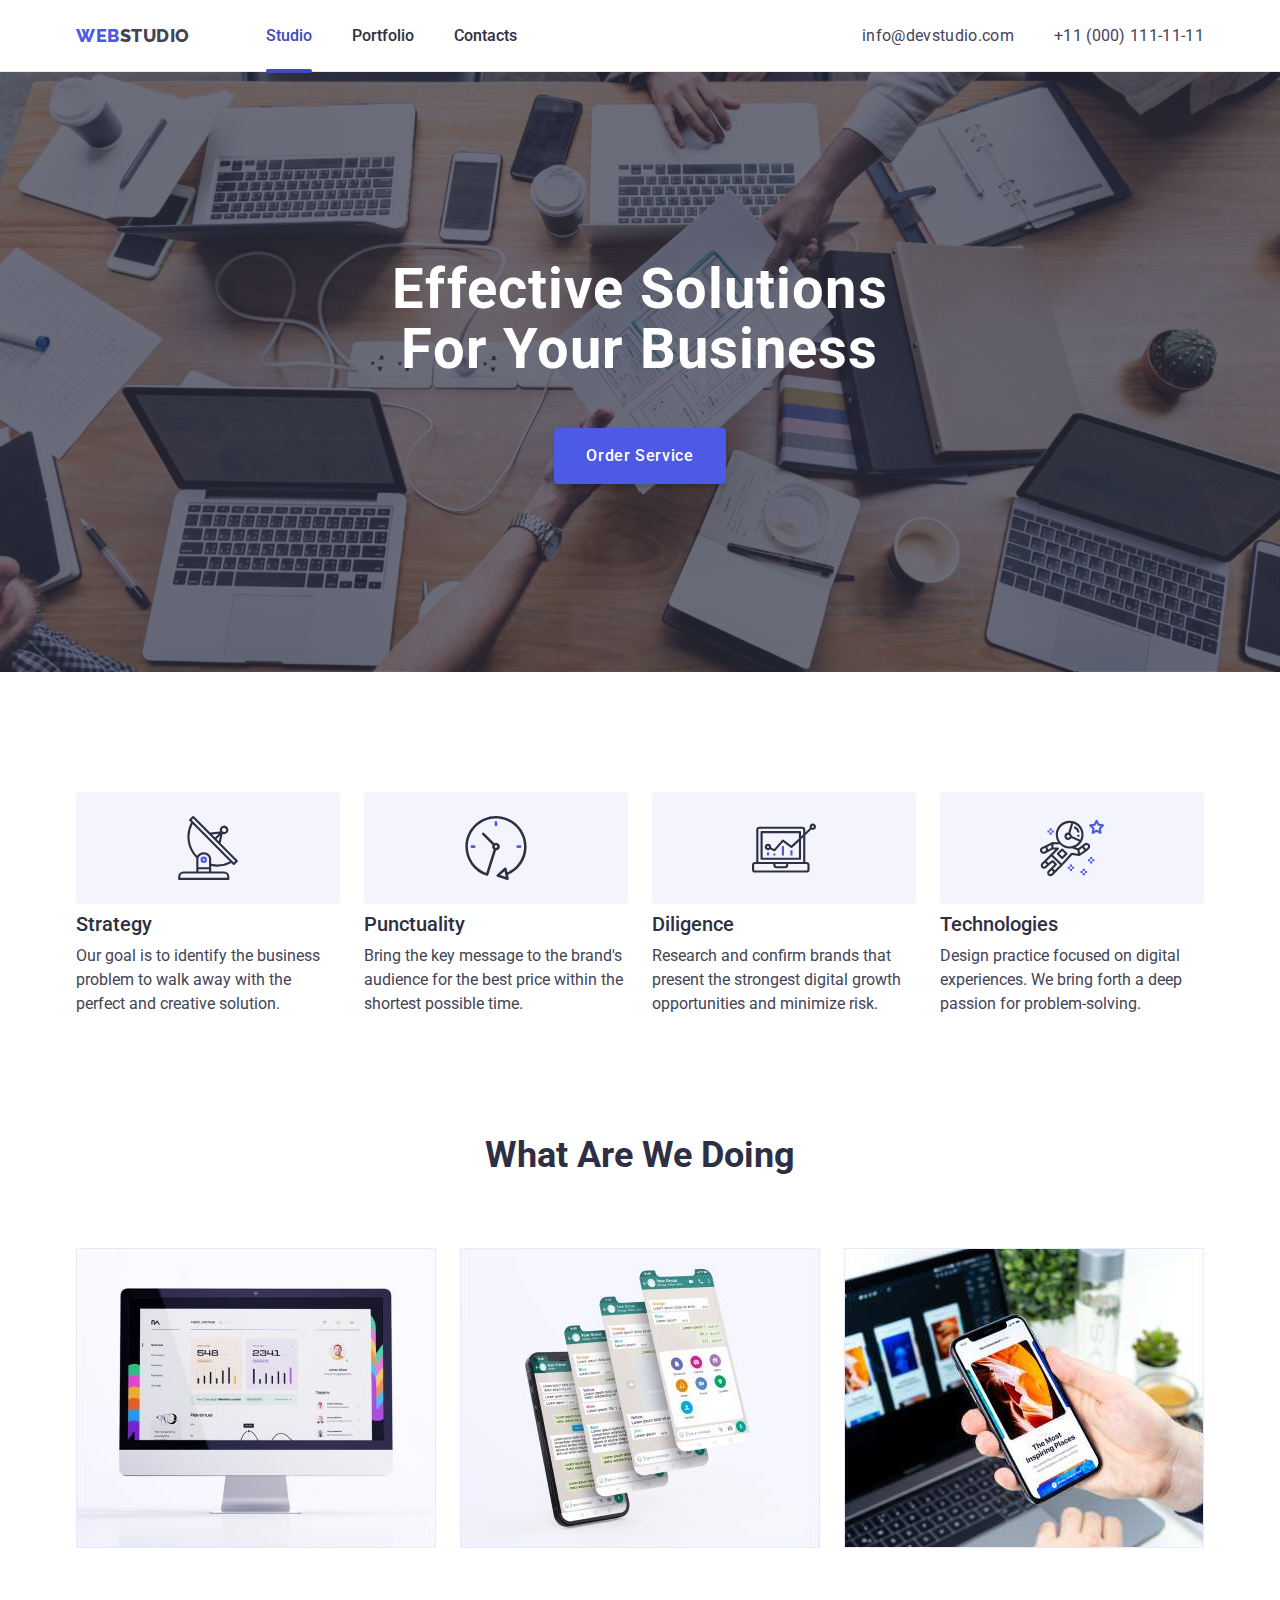
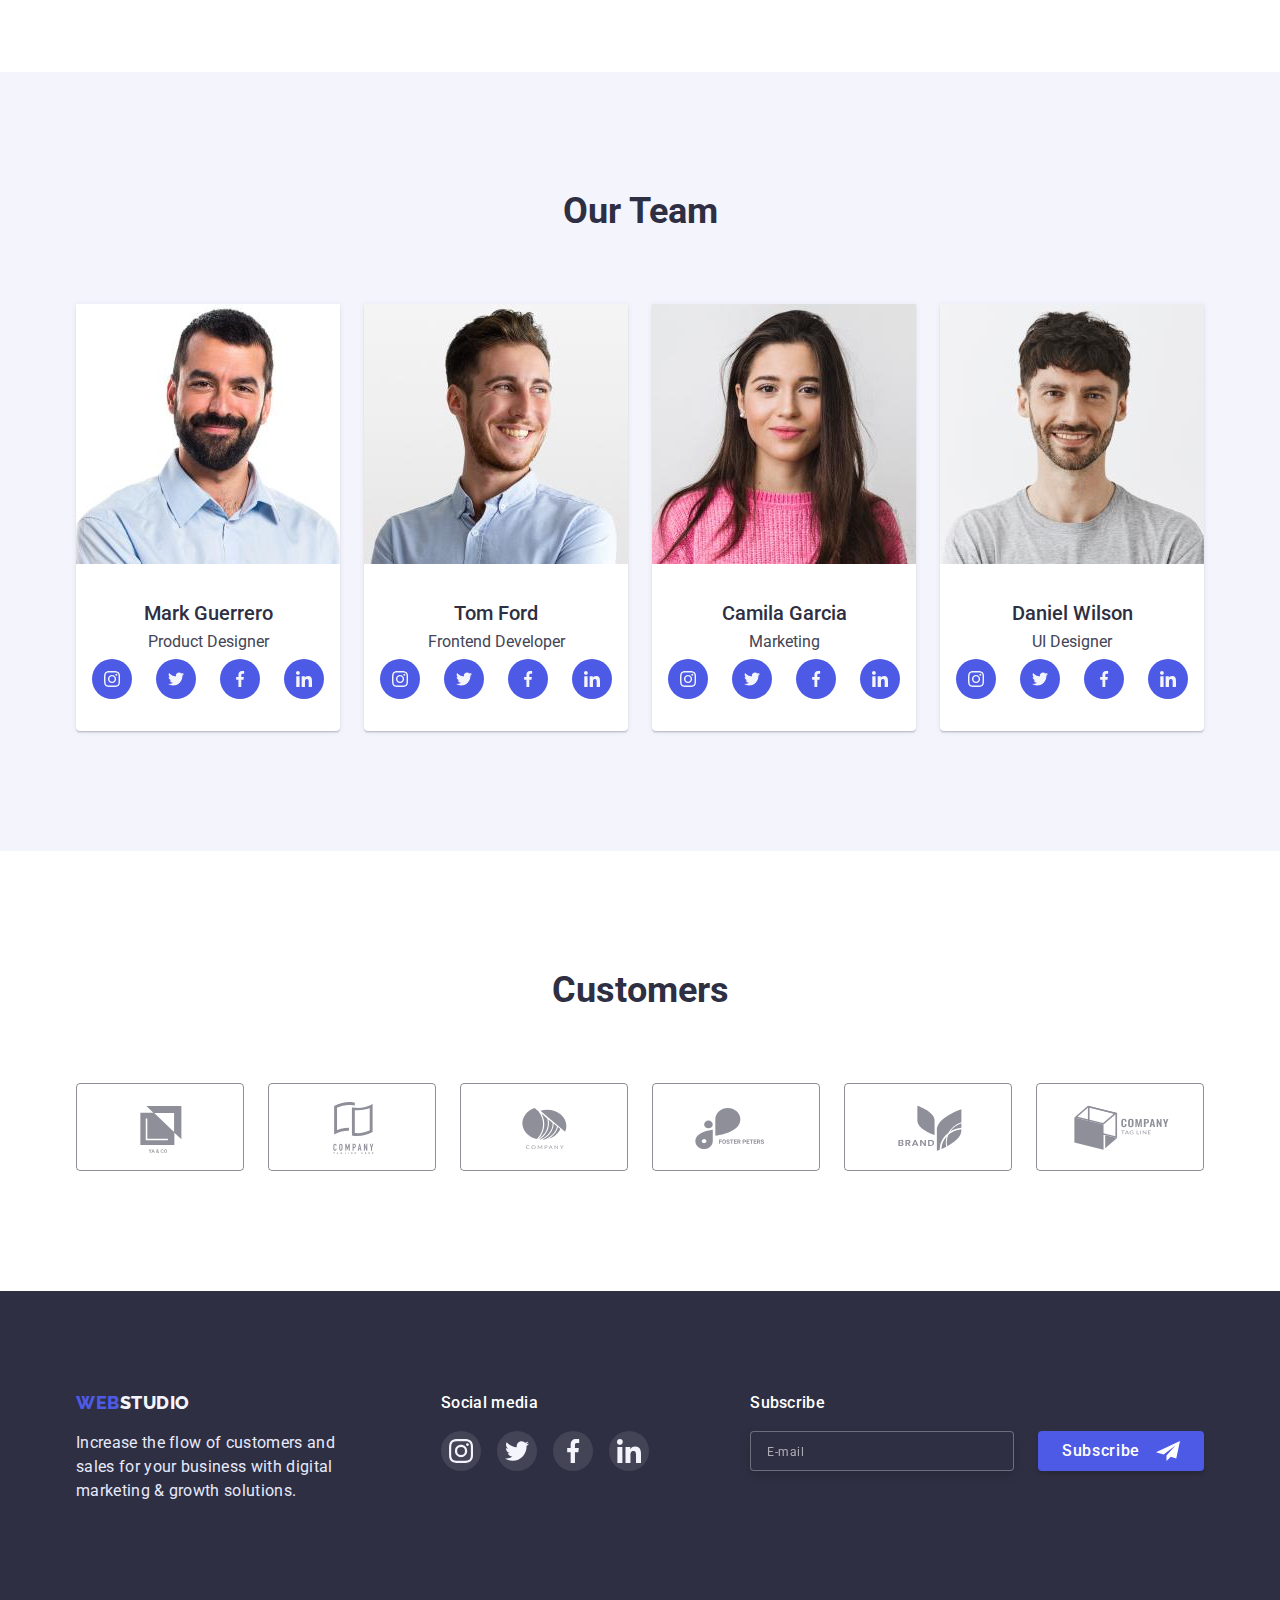
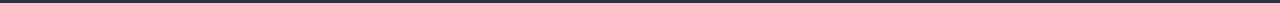
<file: index.html>
<!DOCTYPE html>
<html lang="en">

<head>
    <meta charset="UTF-8" />
    <meta http-equiv="X-UA-Compatible" content="IE=edge" />
    <meta name="viewport" content="width=device-width, initial-scale=1.0" />
    <title>Webstudio</title>
    <link rel="preconnect" href="https://fonts.googleapis.com">
    <link rel="preconnect" href="https://fonts.gstatic.com" crossorigin>
    <link href="https://fonts.googleapis.com/css2?family=Raleway:wght@800&family=Roboto:wght@400;500;700&display=swap"
        rel="stylesheet">
    <link rel="stylesheet"
        href="https://cdnjs.cloudflare.com/ajax/libs/modern-normalize/1.1.0/modern-normalize.min.css">
    <link href="./css/styles.css" rel="stylesheet" type="text/css">
    <link rel="stylesheet" href="./css/mobile.css" type="text/css">
    <link rel="stylesheet" href="./css/tablet.css" type="text/css">
    <link rel="stylesheet" href="./css/desktop.css" type="text/css">
</head>

<body>
    <header class="page-header ">

        <div class="nav-flex container">

            <nav class="header-navigation">
                <a href="./index.html" class="logo"><span class="accent-color">Web</span>Studio</a>
                <ul class="site-nav">
                    <li class="site-nav-item"><a href="./index.html" target="_self" rel="noopener noreferrer nofollow"
                            class="link-nav active">Studio</a>
                    </li>
                    <li class="site-nav-item"><a href="./portfolio.html" target="_self"
                            rel="noopener noreferrer nofollow" class="link-nav">Portfolio</a></li>
                    <li class="site-nav-item"><a href="" target="_self" rel="noopener noreferrer nofollow"
                            class="link-nav">Contacts</a></li>
                </ul>
            </nav>

            <address class="mail-tel">
                <ul class="mail-tel-list">
                    <li><a href="mailto:info@devstudio.com" class="link-mail-tel">info@devstudio.com</a></li>
                    <li><a href="tel:+110001111111" class="link-mail-tel">+11 (000) 111-11-11</a></li>
                </ul>
            </address>
            <button type="button" class="header-menu-open" data-menu-open>
                <svg class="menu-open-icon" width="32" height="22">
                    <use href="./images/symbol-defs-1.svg#icon-menu-hamburger"></use>
                </svg>
            </button>
        </div>

        <div class="header-menu is-hidden" data-menu>
            <div class="container menu-transform">
                <div>
                    <button type="button" class="menu-button" data-menu-close>
                        <svg class="menu-btn-close" width="8" height="8">
                            <use href="./images/symbol-defs-1.svg#icon-close-black-18dp"></use>
                        </svg>
                    </button>
                    <nav class="menu-navigation">
                        <ul class="menu-site-nav">
                            <li class="menu-site-nav-item"><a href="./index.html" target="_self"
                                    rel="noopener noreferrer nofollow" class="menu-link-nav">Studio</a>
                            </li>
                            <li class="menu-site-nav-item"><a href="./portfolio.html" target="_self"
                                    rel="noopener noreferrer nofollow" class="menu-link-nav">Portfolio</a></li>
                            <li class="menu-site-nav-item"><a href="" target="_self" rel="noopener noreferrer nofollow"
                                    class="menu-link-nav">Contacts</a></li>
                        </ul>
                    </nav>
                </div>
                <div>
                    <address class="menu-mail-tel">
                        <ul class="menu-mail-tel-list">
                            <li class="menu-tel-item"><a href="tel:+110001111111" class="menu-link-tel">+11 (000)
                                    111-11-11</a>
                            </li>
                            <li class="menu-mail-item"><a href="mailto:info@devstudio.com"
                                    class="menu-link-mail">info@devstudio.com</a></li>
                        </ul>
                    </address>
                    <ul class="menu-soc-list">
                        <li class="team-soc-item"><a href="" class="team-soc-link">
                                <svg class="team-soc-icon" width="24" height="24">
                                    <use href="./images/symbol-defs-1.svg#icon-instagram"></use>
                                </svg>
                            </a></li>
                        <li class="team-soc-item"><a href="" class="team-soc-link">
                                <svg class="team-soc-icon" width="24" height="24">
                                    <use href="./images/symbol-defs-1.svg#icon-twitter"></use>
                                </svg>
                            </a></li>
                        <li class="team-soc-item"><a href="" class="team-soc-link">
                                <svg class="team-soc-icon" width="24" height="24">
                                    <use href="./images/symbol-defs-1.svg#icon-facebook"></use>
                                </svg>
                            </a></li>
                        <li class="team-soc-item"><a href="" class="team-soc-link">
                                <svg class="team-soc-icon" width="24" height="24">
                                    <use href="./images/symbol-defs-1.svg#icon-linkedin"></use>
                                </svg>
                            </a></li>
                    </ul>

                </div>
            </div>
        </div>
    </header>

    <main>
        <section class="hero">
            <div class="container">
                <h1 class="hero-title">Effective Solutions <br> for Your Business</h1>
                <button type="button" class="hero-btn" data-modal-open>Order Service</button>
            </div>
        </section>

        <section class="features">
            <div class="container">
                <h2 class="feature-main-title"></h2>
                <ul class="features-list">
                    <li class="features-item">
                        <div class="feature-item-icon">
                            <svg class="features-icon" width="64" height="64">
                                <use href="./images/symbol-defs-1.svg#icon-antenna"></use>
                            </svg>
                        </div>
                        <h3 class="features-title">Strategy</h3>
                        <p class="features-text">Our goal is to identify the business problem to walk away with the
                            perfect
                            and creative solution.
                        </p>
                    </li>
                    <li class="features-item">
                        <div class="feature-item-icon">
                            <svg class="features-icon" width="64" height="64">
                                <use href="./images/symbol-defs-1.svg#icon-clock"></use>
                            </svg>
                        </div>
                        <h3 class="features-title">Punctuality</h3>
                        <p class="features-text">Bring the key message to the brand's audience for the best price within
                            the
                            shortest possible
                            time.</p>
                    </li>
                    <li class="features-item">
                        <div class="feature-item-icon">
                            <svg class="features-icon" width="64" height="64">
                                <use href="./images/symbol-defs-1.svg#icon-diagram"></use>
                            </svg>
                        </div>
                        <h3 class="features-title">Diligence</h3>
                        <p class="features-text">Research and confirm brands that present the strongest digital growth
                            opportunities and minimize
                            risk.</p>
                    </li>
                    <li class="features-item">
                        <div class="feature-item-icon">
                            <svg class="features-icon" width="64" height="64">
                                <use href="./images/symbol-defs-1.svg#icon-astronaut"></use>
                            </svg>
                        </div>
                        <h3 class="features-title">Technologies</h3>
                        <p class="features-text">Design practice focused on digital experiences. We bring forth a deep
                            passion for
                            problem-solving.</p>
                    </li>
                </ul>
            </div>
        </section>

        <section class="doing">
            <div class="container">
                <h2 class="doing-title">What are we doing</h2>
                <ul class="doing-list">
                    <li class="doing-item">

                        <img src="./images/image_1_1.jpg" alt="monitor with website" srcset="./images/image_1_1.jpg 1x, 
                                    ./images/image-1-2x.jpg 2x" width="360">

                    </li>
                    <li class="doing-item">

                        <img src="./images/image_2_1.jpg" alt="phone screen on air" srcset="./images/image_2_1.jpg 1x,
                                    ./images/image-2-2x.jpg 2x" width="360">

                    </li>
                    <li class="doing-item">

                        <img src="./images/image_3_1.jpg" alt="a hand holds a phone" srcset="./images/image_3_1.jpg 1x,
                                    ./images/image-3-2x.jpg 2x" width="360">

                    </li>
                </ul>
            </div>
        </section>

        <section class="team">
            <div class="container team-cont">
                <h2 class="team-title">Our Team</h2>

                <ul class="team-list">
                    <li class="team-item">
                        <img src="./images/mark_1.jpg" alt="Mark on photo"
                            srcset="./images/mark_1.jpg 1x, ./images/mark-2x.jpg 2x" width="264">
                        <div class="team-wrap-text">
                            <h3 class="team-name">Mark Guerrero</h3>
                            <p class="team-text">Product Designer</p>
                            <ul class="team-soc-list">
                                <li class="team-soc-item"><a href="" class="team-soc-link">
                                        <svg class="team-soc-icon" width="16" height="16">
                                            <use href="./images/symbol-defs-1.svg#icon-instagram"></use>
                                        </svg>
                                    </a></li>
                                <li class="team-soc-item"><a href="" class="team-soc-link">
                                        <svg class="team-soc-icon" width="16" height="16">
                                            <use href="./images/symbol-defs-1.svg#icon-twitter"></use>
                                        </svg>
                                    </a></li>
                                <li class="team-soc-item"><a href="" class="team-soc-link">
                                        <svg class="team-soc-icon" width="16" height="16">
                                            <use href="./images/symbol-defs-1.svg#icon-facebook"></use>
                                        </svg>
                                    </a></li>
                                <li class="team-soc-item"><a href="" class="team-soc-link">
                                        <svg class="team-soc-icon" width="16" height="16">
                                            <use href="./images/symbol-defs-1.svg#icon-linkedin"></use>
                                        </svg>
                                    </a></li>
                            </ul>
                        </div>
                    </li>

                    <li class="team-item">
                        <img src="./images/tom_1.jpg" alt="Tom on photo"
                            srcset="./images/tom_1.jpg 1x, ./images/tom-2x.jpg 2x" width="264">
                        <div class="team-wrap-text">
                            <h3 class="team-name">Tom Ford</h3>
                            <p class="team-text">Frontend Developer</p>
                            <ul class="team-soc-list">
                                <li class="team-soc-item"><a href="" class="team-soc-link">
                                        <svg class="team-soc-icon" width="16" height="16">
                                            <use href="./images/symbol-defs-1.svg#icon-instagram"></use>
                                        </svg>
                                    </a></li>
                                <li class="team-soc-item"><a href="" class="team-soc-link">
                                        <svg class="team-soc-icon" width="16" height="16">
                                            <use href="./images/symbol-defs-1.svg#icon-twitter"></use>
                                        </svg>
                                    </a></li>
                                <li class="team-soc-item"><a href="" class="team-soc-link">
                                        <svg class="team-soc-icon" width="16" height="16">
                                            <use href="./images/symbol-defs-1.svg#icon-facebook"></use>
                                        </svg>
                                    </a></li>
                                <li class="team-soc-item"><a href="" class="team-soc-link">
                                        <svg class="team-soc-icon" width="16" height="16">
                                            <use href="./images/symbol-defs-1.svg#icon-linkedin"></use>
                                        </svg>
                                    </a></li>
                            </ul>
                        </div>
                    </li>

                    <li class="team-item">
                        <img src="./images/camila_1.jpg" alt="Camila on photo"
                            srcset="./images/camila_1.jpg 1x, ./images/camila-2x.jpg 2x" width="264">
                        <div class="team-wrap-text">
                            <h3 class="team-name">Camila Garcia</h3>
                            <p class="team-text">Marketing</p>
                            <ul class="team-soc-list">
                                <li class="team-soc-item"><a href="" class="team-soc-link">
                                        <svg class="team-soc-icon" width="16" height="16">
                                            <use href="./images/symbol-defs-1.svg#icon-instagram"></use>
                                        </svg>
                                    </a></li>
                                <li class="team-soc-item"><a href="" class="team-soc-link">
                                        <svg class="team-soc-icon" width="16" height="16">
                                            <use href="./images/symbol-defs-1.svg#icon-twitter"></use>
                                        </svg>
                                    </a></li>
                                <li class="team-soc-item"><a href="" class="team-soc-link">
                                        <svg class="team-soc-icon" width="16" height="16">
                                            <use href="./images/symbol-defs-1.svg#icon-facebook"></use>
                                        </svg>
                                    </a></li>
                                <li class="team-soc-item"><a href="" class="team-soc-link">
                                        <svg class="team-soc-icon" width="16" height="16">
                                            <use href="./images/symbol-defs-1.svg#icon-linkedin"></use>
                                        </svg>
                                    </a></li>
                            </ul>
                        </div>
                    </li>

                    <li class="team-item">
                        <img src="./images/daniel_1.jpg" alt="Daniel on photo"
                            srcset="./images/daniel_1.jpg 1x, ./images/daniel-2x.jpg 2x" width="264">
                        <div class="team-wrap-text">
                            <h3 class="team-name">Daniel Wilson</h3>
                            <p class="team-text">UI Designer</p>
                            <ul class="team-soc-list">
                                <li class="team-soc-item"><a href="" class="team-soc-link">
                                        <svg class="team-soc-icon" width="16" height="16">
                                            <use href="./images/symbol-defs-1.svg#icon-instagram"></use>
                                        </svg>
                                    </a></li>
                                <li class="team-soc-item"><a href="" class="team-soc-link">
                                        <svg class="team-soc-icon" width="16" height="16">
                                            <use href="./images/symbol-defs-1.svg#icon-twitter"></use>
                                        </svg>
                                    </a></li>
                                <li class="team-soc-item"><a href="" class="team-soc-link">
                                        <svg class="team-soc-icon" width="16" height="16">
                                            <use href="./images/symbol-defs-1.svg#icon-facebook"></use>
                                        </svg>
                                    </a></li>
                                <li class="team-soc-item"><a href="" class="team-soc-link">
                                        <svg class="team-soc-icon" width="16" height="16">
                                            <use href="./images/symbol-defs-1.svg#icon-linkedin"></use>
                                        </svg>
                                    </a></li>
                            </ul>
                        </div>
                    </li>
                </ul>

            </div>
        </section>

        <section class="customers">
            <div class="container cust-cont">
                <h2 class="customers-title">Customers</h2>
                <ul class="customers-list">
                    <li class="customers-item">
                        <a href="" class="customers-link">
                            <svg class="customers-icon" width="104" height="56">
                                <use href="./images/symbol-defs-1.svg#icon-logo-ya--co"></use>
                            </svg>
                        </a>
                    </li>
                    <li class="customers-item">
                        <a href="" class="customers-link">
                            <svg class="customers-icon" width="104" height="56">
                                <use href="./images/symbol-defs-1.svg#icon-logo-tagline-here"></use>
                            </svg>
                        </a>
                    </li>
                    <li class=" customers-item">
                        <a href="" class="customers-link">
                            <svg class="customers-icon" width="104" height="56">
                                <use href="./images/symbol-defs-1.svg#icon-logo-company"></use>
                            </svg>
                        </a>
                    </li>
                    <li class=" customers-item">
                        <a href="" class="customers-link">
                            <svg class="customers-icon" width="104" height="56">
                                <use href="./images/symbol-defs-1.svg#icon-logo-foster-reters"></use>
                            </svg>
                        </a>
                    </li>
                    <li class=" customers-item">
                        <a href="" class="customers-link">
                            <svg class="customers-icon" width="104" height="56">
                                <use href="./images/symbol-defs-1.svg#icon-logo-brand"></use>
                            </svg>
                        </a>
                    </li>
                    <li class=" customers-item">
                        <a href="" class="customers-link">
                            <svg class="customers-icon" width="104" height="56">
                                <use href="./images/symbol-defs-1.svg#icon-logo-tagline-cube"></use>
                            </svg>
                        </a>
                    </li>
                </ul>

            </div>

        </section>
    </main>

    <footer class=" footer">
        <div class="container footer-info">
            <div class="wrap-footer-text">
                <a href="./index.html" class="logo white-logo"><span class="accent-color">Web</span>Studio</a>
                <p class="footer-text">Increase
                    the flow of customers and
                    sales for your business with
                    digital marketing &
                    growth solutions.</p>
            </div>

            <div class="soc-media">
                <h3 class="soc-media-title">Social media</h3>
                <ul class="soc-media-list">
                    <li class="soc-media-item">
                        <a href="" class="soc-media-link">
                            <svg class="soc-media-icon" width="24" height="24">
                                <use href="./images/symbol-defs-1.svg#icon-instagram"></use>
                            </svg>
                        </a>
                    </li>
                    <li class="soc-media-item">
                        <a href="" class="soc-media-link">
                            <svg class="soc-media-icon" width="24" height="24">
                                <use href="./images/symbol-defs-1.svg#icon-twitter"></use>
                            </svg>
                        </a>
                    </li>
                    <li class="soc-media-item">
                        <a href="" class="soc-media-link">
                            <svg class="soc-media-icon" width="24" height="24">
                                <use href="./images/symbol-defs-1.svg#icon-facebook"></use>
                            </svg>
                        </a>
                    </li>
                    <li class="soc-media-item">
                        <a href="" class="soc-media-link">
                            <svg class="soc-media-icon" width="24" height="24">
                                <use href="./images/symbol-defs-1.svg#icon-linkedin"></use>
                            </svg>
                        </a>
                    </li>
                </ul>
            </div>

            <form class="subscribe-form">
                <span class="form-input-wrap">
                    <p class="footer-form-title">Subscribe</p>
                    <div class="email-wrap">
                        <label for="email"></label>
                        <input type="email" name="email" id="email" placeholder="E-mail">
                    </div>
                </span>
                <span class="form-btn-wrap">
                    <button type="submit" class="form-btn">Subscribe</button>
                    <svg class="telega-icon" width="24" height="24">
                        <use href="./images/symbol-defs-1.svg#icon-Telega"></use>
                    </svg>
                </span>
            </form>
        </div>
    </footer>

    <div class="backdrop is-hidden" data-modal>
        <div class="modal">
            <button type="button" class="modal-button" data-modal-close>
                <svg class="btn-close" width="8" height="8">
                    <use href="./images/symbol-defs-1.svg#icon-close-black-18dp"></use>
                </svg>
            </button>

            <p class="modal-title">Leave your contacts and we will call you back</p>
            <form class="modal-form">
                <div class="modal-form-input">
                    <label for="name" class="modal-label">Name</label>
                    <input type="text" id="name" name="name" class="modal-input-frame accent-frame">
                    <svg class="modal-icon" width="18" height="18">
                        <use href="/images/symbol-defs-1.svg#icon-person-black"></use>
                    </svg>
                </div>
                <div class="modal-form-input">
                    <label for="phone" class="modal-label">Phone</label>
                    <input type="tel" id="phone" name="phone" class="modal-input-frame accent-frame">
                    <svg class="modal-icon" width="18" height="24">
                        <use href="/images/symbol-defs-1.svg#icon-phone-black"></use>
                    </svg>
                </div>
                <div class="modal-form-input">
                    <label for="email" class="modal-label">Email</label>
                    <input type="email" id="email" name="email" class="modal-input-frame accent-frame">
                    <svg class="modal-icon accent" width="18" height="24">
                        <use href="./images/symbol-defs-1.svg#icon-email-black"></use>
                    </svg>
                </div>
                <div class="modal-form-input">
                    <label for="comment" class="modal-label">Comment</label>
                    <textarea name="comment" id="comment" cols="30" rows="10" class="modal-form-textarea accent-frame"
                        placeholder="Text input"></textarea>
                </div>

                <div class="modal-form-policy">
                    <input type="checkbox" id="policy" name="policy" value="true" class="policy-checkbox">
                    <label for="policy" class="label-policy">I accept the terms and conditions of the <span
                            class="modal-accent-text">Privacy
                            Policy</span></label>
                </div>

                <button type="submit" class="modal-form-btn">Send</button>
            </form>
        </div>
    </div>

    <script src="./js/modal.js"></script>
    <script src="./js/menu.js"></script>
</body>

</html>
</file>
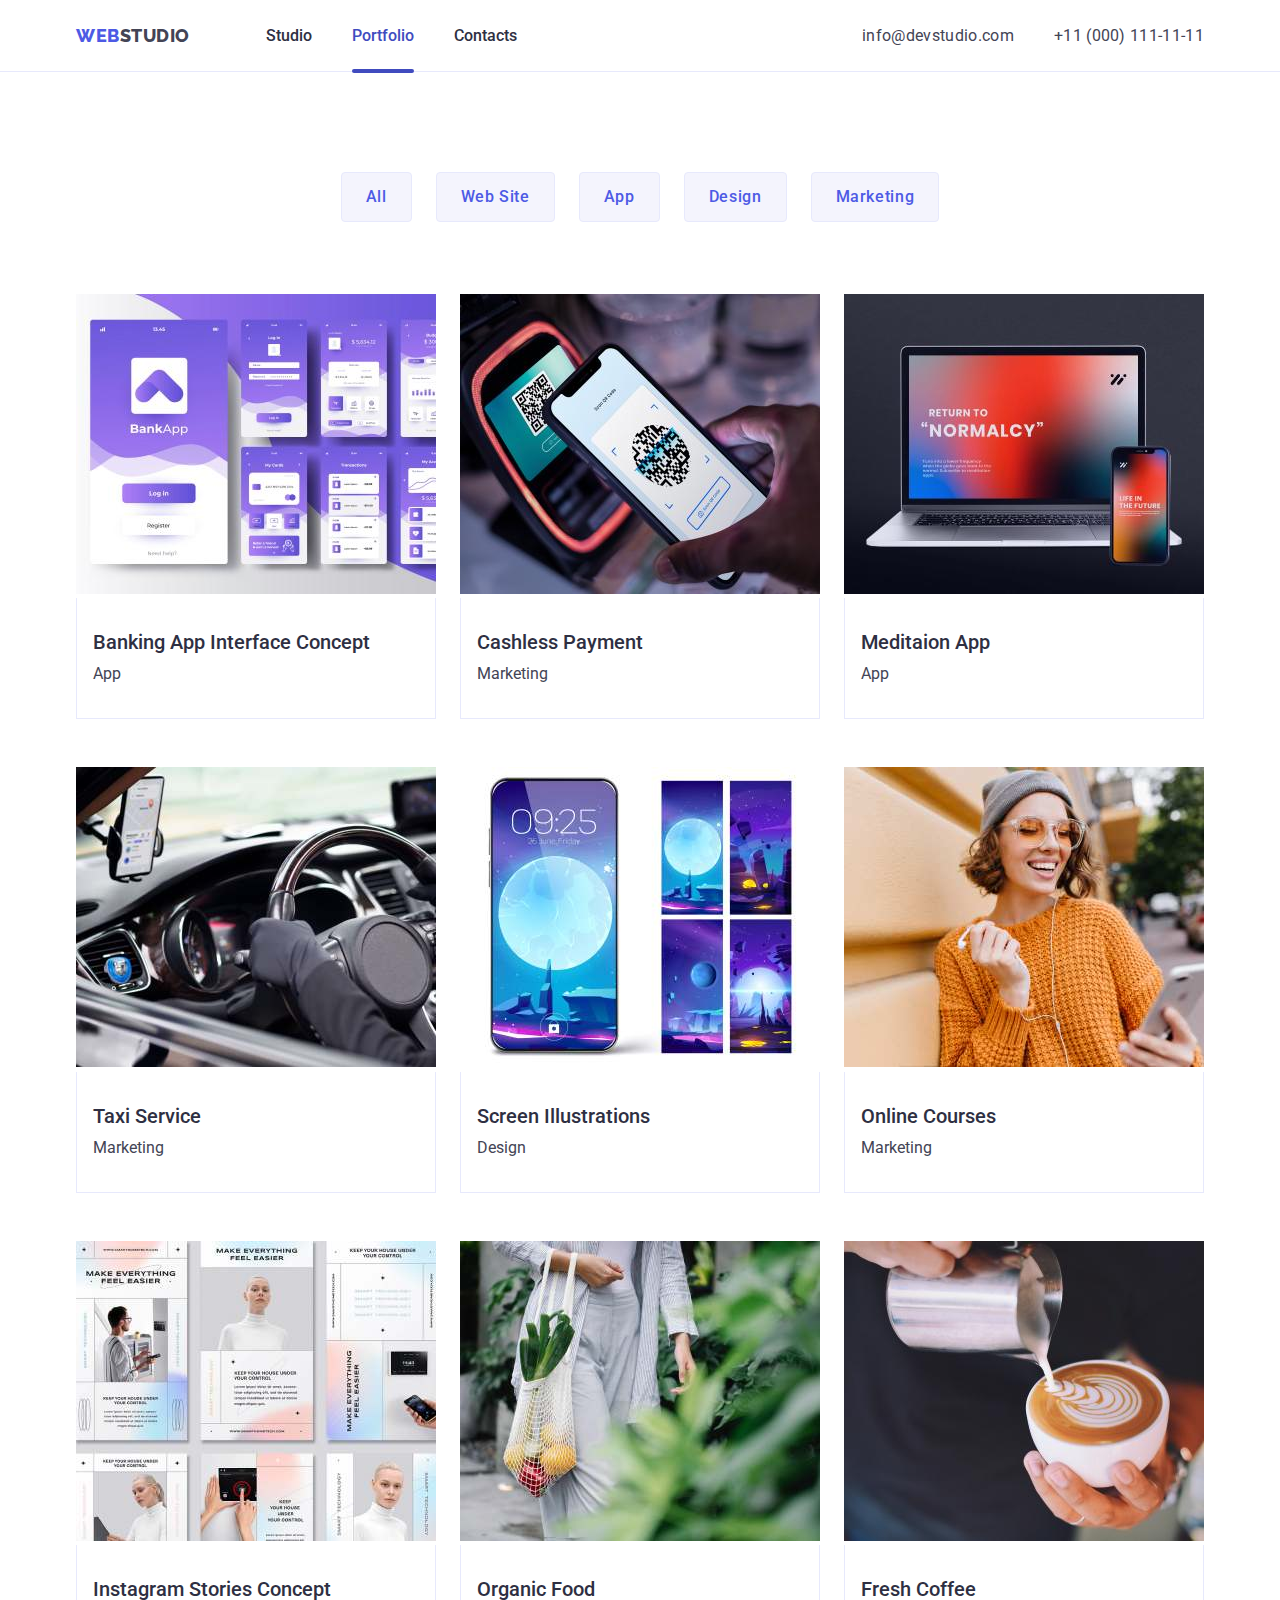
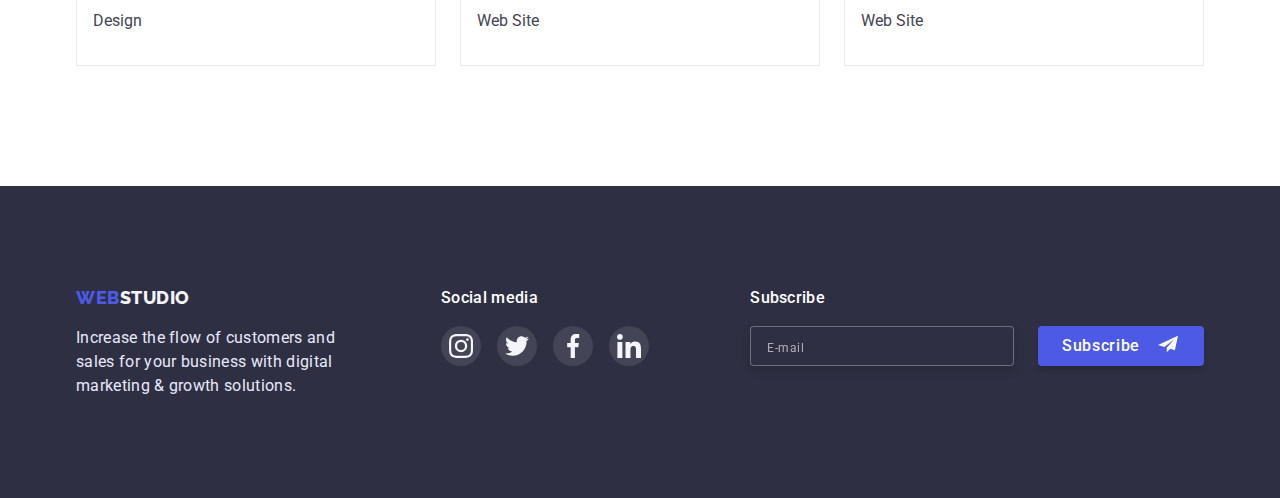
<file: portfolio.html>
<!DOCTYPE html>
<html lang="en">

<head>
    <meta charset="UTF-8" />
    <meta http-equiv="X-UA-Compatible" content="IE=edge" />
    <meta name="viewport" content="width=device-width, initial-scale=1.0" />
    <title>Portfolio</title>
    <link rel="preconnect" href="https://fonts.googleapis.com">
    <link rel="preconnect" href="https://fonts.gstatic.com" crossorigin>
    <link href="https://fonts.googleapis.com/css2?family=Raleway:wght@800&family=Roboto:wght@400;500;700&display=swap"
        rel="stylesheet">
    <link rel="stylesheet"
        href="https://cdnjs.cloudflare.com/ajax/libs/modern-normalize/1.1.0/modern-normalize.min.css">
    <link rel="stylesheet" href="./css/styles.css" type="text/css">
    <link rel="stylesheet" href="./css/mobile.css" type="text/css">
    <link rel="stylesheet" href="./css/tablet.css" type="text/css">
    <link rel="stylesheet" href="./css/desktop.css" type="text/css">
</head>

<body>

    <header class="page-header ">

        <div class="nav-flex container">

            <nav class="header-navigation">
                <a href="./index.html" class="logo"><span class="accent-color">Web</span>Studio</a>
                <ul class="site-nav">
                    <li><a href="./index.html" target="_self" rel="noopener noreferrer nofollow"
                            class="link-nav">Studio</a>
                    </li>
                    <li><a href="./portfolio.html" target="_self" rel="noopener noreferrer nofollow"
                            class="link-nav active">Portfolio</a></li>
                    <li><a href="" target="_self" rel="noopener noreferrer nofollow" class="link-nav">Contacts</a></li>
                </ul>
            </nav>

            <address class="mail-tel">
                <ul class="mail-tel-list">
                    <li><a href="mailto:info@devstudio.com" class="link-mail-tel">info@devstudio.com</a></li>
                    <li><a href="tel:+110001111111" class="link-mail-tel">+11 (000) 111-11-11</a></li>
                </ul>
            </address>
            <button type="button" class="header-menu-open" data-menu-open>
                <svg class="menu-open-icon" width="32" height="22">
                    <use href="./images/symbol-defs-1.svg#icon-menu-hamburger"></use>
                </svg>
            </button>
        </div>

        <div class="header-menu is-hidden" data-menu>
            <div class="container menu-transform">
                <div>
                    <button type="button" class="menu-button" data-menu-close>
                        <svg class="menu-btn-close" width="8" height="8">
                            <use href="./images/symbol-defs-1.svg#icon-close-black-18dp"></use>
                        </svg>
                    </button>
                    <nav class="menu-navigation">
                        <ul class="menu-site-nav">
                            <li class="menu-site-nav-item"><a href="./index.html" target="_self"
                                    rel="noopener noreferrer nofollow" class="menu-link-nav">Studio</a>
                            </li>
                            <li class="menu-site-nav-item"><a href="./portfolio.html" target="_self"
                                    rel="noopener noreferrer nofollow" class="menu-link-nav">Portfolio</a></li>
                            <li class="menu-site-nav-item"><a href="" target="_self" rel="noopener noreferrer nofollow"
                                    class="menu-link-nav">Contacts</a></li>
                        </ul>
                    </nav>
                </div>
                <div>
                    <address class="menu-mail-tel">
                        <ul class="menu-mail-tel-list">
                            <li class="menu-tel-item"><a href="tel:+110001111111" class="menu-link-tel">+11 (000)
                                    111-11-11</a>
                            </li>
                            <li class="menu-mail-item"><a href="mailto:info@devstudio.com"
                                    class="menu-link-mail">info@devstudio.com</a></li>
                        </ul>
                    </address>
                    <ul class="menu-soc-list">
                        <li class="team-soc-item"><a href="" class="team-soc-link">
                                <svg class="team-soc-icon" width="24" height="24">
                                    <use href="./images/symbol-defs-1.svg#icon-instagram"></use>
                                </svg>
                            </a></li>
                        <li class="team-soc-item"><a href="" class="team-soc-link">
                                <svg class="team-soc-icon" width="24" height="24">
                                    <use href="./images/symbol-defs-1.svg#icon-twitter"></use>
                                </svg>
                            </a></li>
                        <li class="team-soc-item"><a href="" class="team-soc-link">
                                <svg class="team-soc-icon" width="24" height="24">
                                    <use href="./images/symbol-defs-1.svg#icon-facebook"></use>
                                </svg>
                            </a></li>
                        <li class="team-soc-item"><a href="" class="team-soc-link">
                                <svg class="team-soc-icon" width="24" height="24">
                                    <use href="./images/symbol-defs-1.svg#icon-linkedin"></use>
                                </svg>
                            </a></li>
                    </ul>

                </div>
            </div>
        </div>

    </header>

    <main>

        <section class="filters-n-cards">
            <div class="container cont-potrfolio">
                <h1 class="filter-title">Portfolio</h1>
                <ul class="filters-list">
                    <li class="filter-item"><button type="button" class="filter-btn">All</button></li>
                    <li class="filter-item"><button type="button" class="filter-btn">Web Site</button></li>
                    <li class="filter-item"><button type="button" class="filter-btn">App</button></li>
                    <li class="filter-item"><button type="button" class="filter-btn">Design</button></li>
                    <li class="filter-item"><button type="button" class="filter-btn">Marketing</button></li>
                </ul>

                <ul class="cards-list">
                    <li class="card-item">
                        <div class="card-overlay">
                            <picture>
                                <source srcset="./images/bank-app-1.jpg 1x, ./images/bank-app-2x-desktop.jpg 2x"
                                    media="(min-width: 1200px)" sizes="(min-width: 1200px) 360px" />
                                <source srcset="./images/bank-app-1x-tab.jpg 1x, ./images/bank-app-2x-tab.jpg 2x"
                                    media="(min-width: 768px)" sizes="(min-width: 768px) 356px" />
                                <source srcset="./images/bank-app-1x-mob.jpg 1x, ./images/bank-app-2x-mob.jpg 2x"
                                    media="(max-width: 767px)" sizes="(min-width: 480px) 396px" />
                                <source srcset="./images/bank-app-1x-mob.jpg 1x, ./images/bank-app-2x-mob.jpg 2x"
                                    media="(max-width: 767px)" sizes="(max-width: 479px) 288px" />
                                <img src="./images/bank-app-1.jpg" alt="Screen of bank App">
                            </picture>
                            <p class="card-overlay-info">14 Stylish and User-Friendly App Design Concepts · Task Manager
                                App · Calorie Tracker App · Exotic Fruit Ecommerce App ·
                                Cloud Storage App</p>
                        </div>
                        <div class="card-item-info">
                            <h2 class="card-title">Banking App Interface Concept</h2>
                            <p class="card-text">App</p>
                        </div>
                    </li>
                    <li class="card-item">
                        <div class="card-overlay">
                            <picture>
                                <source srcset="./images/scan-qr-1.jpg 1x, ./images/scan-qr-2x-desktop.jpg 2x"
                                    media="(min-width: 1200px)" sizes="(min-width: 1200px) 360px" />
                                <source srcset="./images/scan-qr-1x-tab.jpg 1x, ./images/scan-qr-2x-tab.jpg 2x"
                                    media="(min-width: 768px)" sizes="(min-width: 768px) 356px" />
                                <source srcset="./images/scan-qr-1x-mob.jpg 1x, ./images/scan-qr-2x-mob.jpg 2x"
                                    media="(max-width: 767px)" sizes="(min-width: 480px) 396px" />
                                <img src="./images/scan-qr-1.jpg" alt="Scanning QR code" />
                            </picture>
                            <p class="card-overlay-info">14 Stylish and User-Friendly App Design Concepts · Task Manager
                                App · Calorie Tracker App · Exotic Fruit Ecommerce App ·
                                Cloud Storage App</p>
                        </div>
                        <div class="card-item-info">
                            <h2 class="card-title">Cashless Payment</h2>
                            <p class="card-text">Marketing</p>
                        </div>
                    </li>
                    <li class="card-item">
                        <div class="card-overlay">
                            <picture>
                                <source
                                    srcset="./images/mуditation-app-1.jpg 1x, ./images/mуditation-app-2x-desktop.jpg 2x"
                                    media="(min-width: 1200px)" sizes="(min-width: 1200px) 360px" />
                                <source
                                    srcset="./images/mуditation-app-1x-tab.jpg 1x, ./images/mуditation-app-2x-tab.jpg 2x"
                                    media="(min-width: 768px)" sizes="(min-width: 768px) 356px" />
                                <source
                                    srcset="./images/mуditation-app-1x-mob.jpg 1x, ./images/mуditation-app-2x-mob.jpg 2x"
                                    media="(max-width: 767px)" sizes="(min-width: 480px) 396px" />
                                <img src="./images/mуditation-app-1.jpg" alt="Laptop and cellphone" />
                                <picture>
                                    <p class="card-overlay-info">14 Stylish and User-Friendly App Design Concepts · Task
                                        Manager
                                        App · Calorie Tracker App · Exotic Fruit Ecommerce App ·
                                        Cloud Storage App</p>
                        </div>
                        <div class="card-item-info">
                            <h2 class="card-title">Meditaion App</h2>
                            <p class="card-text">App</p>
                        </div>
                    </li>
                    <li class="card-item">
                        <div class="card-overlay">
                            <picture>
                                <source srcset="./images/taxi-service-1.jpg 1x, ./images/taxi-service-2x-desktop.jpg 2x"
                                    media="(min-width: 1200px)" sizes="(min-width: 1200px) 360px" />
                                <source
                                    srcset="./images/taxi-service-1x-tab.jpg 1x, ./images/taxi-service-2x-tab.jpg 2x"
                                    media="(min-width: 768px)" sizes="(min-width: 768px) 356px" />
                                <source
                                    srcset="./images/taxi-service-1x-mob.jpg 1x, ./images/taxi-service-2x-mob.jpg 2x"
                                    media="(max-width: 767px)" sizes="(min-width: 480px) 396px" />
                                <img src="./images/taxi-service-1.jpg" alt="Inside a car hands on rudder" />
                            </picture>
                            <p class="card-overlay-info">14 Stylish and User-Friendly App Design Concepts · Task Manager
                                App · Calorie Tracker App · Exotic Fruit Ecommerce App ·
                                Cloud Storage App</p>
                        </div>
                        <div class="card-item-info">
                            <h2 class="card-title">Taxi Service</h2>
                            <p class="card-text">Marketing</p>
                        </div>
                    </li>
                    <li class="card-item">
                        <div class="card-overlay">
                            <picture>
                                <source srcset="./images/screen-phone-1.jpg 1x, ./images/screen-phone-2x-desktop.jpg 2x"
                                    media="(min-width: 1200px)" sizes="(min-width: 1200px) 360px" />
                                <source
                                    srcset="./images/screen-phone-1x-tab.jpg 1x, ./images/screen-phone-2x-tab.jpg 2x"
                                    media="(min-width: 768px)" sizes="(min-width: 768px) 356px" />
                                <source
                                    srcset="./images/screen-phone-1x-mob.jpg 1x, ./images/screen-phone-2x-mob.jpg 2x"
                                    media="(max-width: 767px)" sizes="(min-width: 480px) 396px" />
                                <img src="./images/screen-phone-1.jpg" alt="Screen phone wallpapers" />
                            </picture>
                            <p class="card-overlay-info">14 Stylish and User-Friendly App Design Concepts · Task Manager
                                App · Calorie Tracker App · Exotic Fruit Ecommerce App ·
                                Cloud Storage App</p>
                        </div>
                        <div class="card-item-info">
                            <h2 class="card-title">Screen Illustrations</h2>
                            <p class="card-text">Design</p>
                        </div>
                    </li>
                    <li class="card-item">
                        <div class="card-overlay">
                            <picture>
                                <source
                                    srcset="./images/online-courses-1.jpg 1x, ./images/online-courses-2x-desktop.jpg 2x"
                                    media="(min-width: 1200px)" sizes="(min-width: 1200px) 360px" />
                                <source
                                    srcset="./images/online-courses-1x-tab.jpg 1x, ./images/online-courses-2x-tab.jpg 2x"
                                    media="(min-width: 768px)" sizes="(min-width: 768px) 356px" />
                                <source
                                    srcset="./images/online-courses-1x-mob.jpg 1x, ./images/online-courses-2x-mob.jpg 2x"
                                    media="(max-width: 767px)" sizes="(min-width: 480px) 396px" />
                                <img src="./images/online-courses-1.jpg" alt="Smilling woman with phone" />
                            </picture>
                            <p class="card-overlay-info">14 Stylish and User-Friendly App Design Concepts · Task Manager
                                App · Calorie Tracker App · Exotic Fruit Ecommerce App ·
                                Cloud Storage App</p>
                        </div>
                        <div class="card-item-info">
                            <h2 class="card-title">Online Courses</h2>
                            <p class="card-text">Marketing</p>
                        </div>
                    </li>
                    <li class="card-item">
                        <div class="card-overlay">
                            <picture>
                                <source srcset="./images/instagram-1.jpg 1x, ./images/instagram-2x-desktop.jpg 2x"
                                    media="(min-width: 1200px)" sizes="(min-width: 1200px) 360px" />
                                <source srcset="./images/instagram-1x-tab.jpg 1x, ./images/instagram-2x-tab.jpg 2x"
                                    media="(min-width: 768px)" sizes="(min-width: 768px) 356px" />
                                <source srcset="./images/instagram-1x-mob.jpg 1x, ./images/instagram-2x-mob.jpg 2x"
                                    media="(max-width: 767px)" sizes="(min-width: 480px) 396px" />
                                <img src="./images/instagram-1.jpg" alt="Instagram wallpapers with people" />
                            </picture>
                            <p class="card-overlay-info">14 Stylish and User-Friendly App Design Concepts · Task Manager
                                App · Calorie Tracker App · Exotic Fruit Ecommerce App ·
                                Cloud Storage App</p>
                        </div>
                        <div class="card-item-info">
                            <h2 class="card-title">Instagram Stories Concept</h2>
                            <p class="card-text">Design</p>
                        </div>
                    </li>
                    <li class="card-item">
                        <div class="card-overlay">
                            <picture>
                                <source srcset="./images/organic-food-1.jpg 1x, ./images/organic-food-2x-desktop.jpg 2x"
                                    media="(min-width: 1200px)" sizes="(min-width: 1200px) 360px" />
                                <source
                                    srcset="./images/organic-food-1x-tab.jpg 1x, ./images/organic-food-2x-tab.jpg 2x"
                                    media="(min-width: 768px)" sizes="(min-width: 768px) 356px" />
                                <source
                                    srcset="./images/organic-food-1x-mob.jpg 1x, ./images/organic-food-2x-mob.jpg 2x"
                                    media="(max-width: 767px)" sizes="(min-width: 480px) 396px" />
                                <img src="./images/organic-food-1.jpg" alt="Woman carries vegetables" />
                            </picture>
                            <p class="card-overlay-info">14 Stylish and User-Friendly App Design Concepts · Task Manager
                                App · Calorie Tracker App · Exotic Fruit Ecommerce App ·
                                Cloud Storage App</p>
                        </div>
                        <div class="card-item-info">
                            <h2 class="card-title">Organic Food</h2>
                            <p class="card-text">Web Site</p>
                        </div>
                    </li>
                    <li class="card-item">
                        <div class="card-overlay">
                            <picture>
                                <source srcset="./images/coffee-1.jpg 1x, ./images/coffee-2x-desktop.jpg 2x"
                                    media="(min-width: 1200px)" sizes="(min-width: 1200px) 360px" />
                                <source srcset="./images/coffee-1x-tab.jpg 1x, ./images/coffee-2x-tab.jpg 2x"
                                    media="(min-width: 768px)" sizes="(min-width: 768px) 356px" />
                                <source srcset="./images/coffee-1x-mob.jpg 1x, ./images/coffee-2x-mob.jpg 2x"
                                    media="(max-width: 767px)" sizes="(min-width: 480px) 396px" />
                                <img src="./images/coffee-1.jpg" alt="Puring milk to coffee" />
                            </picture>
                            <p class="card-overlay-info">14 Stylish and User-Friendly App Design Concepts · Task Manager
                                App · Calorie Tracker App · Exotic Fruit Ecommerce App ·
                                Cloud Storage App</p>
                        </div>
                        <div class="card-item-info">
                            <h2 class="card-title">Fresh Coffee</h2>
                            <p class="card-text">Web Site</p>
                        </div>
                    </li>
                </ul>
            </div>

        </section>

    </main>

    <footer class=" footer">
        <div class="container footer-info">
            <div class="wrap-footer-text">
                <a href="./index.html" class="logo white-logo"><span class="accent-color">Web</span>Studio</a>
                <p class="footer-text">Increase
                    the flow of customers and
                    sales for your business with
                    digital marketing &
                    growth solutions.</p>
            </div>

            <div class="soc-media">
                <h3 class="soc-media-title">Social media</h3>
                <ul class="soc-media-list">
                    <li class="soc-media-item">
                        <a href="" class="soc-media-link">
                            <svg class="soc-media-icon" width="24" height="24">
                                <use href="./images/symbol-defs-1.svg#icon-instagram"></use>
                            </svg>
                        </a>
                    </li>
                    <li class="soc-media-item">
                        <a href="" class="soc-media-link">
                            <svg class="soc-media-icon" width="24" height="24">
                                <use href="./images/symbol-defs-1.svg#icon-twitter"></use>
                            </svg>
                        </a>
                    </li>
                    <li class="soc-media-item">
                        <a href="" class="soc-media-link">
                            <svg class="soc-media-icon" width="24" height="24">
                                <use href="./images/symbol-defs-1.svg#icon-facebook"></use>
                            </svg>
                        </a>
                    </li>
                    <li class="soc-media-item">
                        <a href="" class="soc-media-link">
                            <svg class="soc-media-icon" width="24" height="24">
                                <use href="./images/symbol-defs-1.svg#icon-linkedin"></use>
                            </svg>
                        </a>
                    </li>
                </ul>
            </div>

            <form class="subscribe-form">
                <span class="form-input-wrap">
                    <p class="footer-form-title">Subscribe</p>
                    <div class="email-wrap">
                        <label for="email"></label>
                        <input type="email" name="email" id="email" placeholder="E-mail">
                    </div>
                </span>
                <span class="form-btn-wrap">
                    <button type="submit" class="form-btn">Subscribe</button>
                    <svg class="telega-icon" width="24" height="20">
                        <use href="./images/symbol-defs-1.svg#icon-Telega"></use>
                    </svg>
                </span>
            </form>
        </div>
    </footer>

    <script src="./js/menu.js"></script>
</body>

</html>
</file>
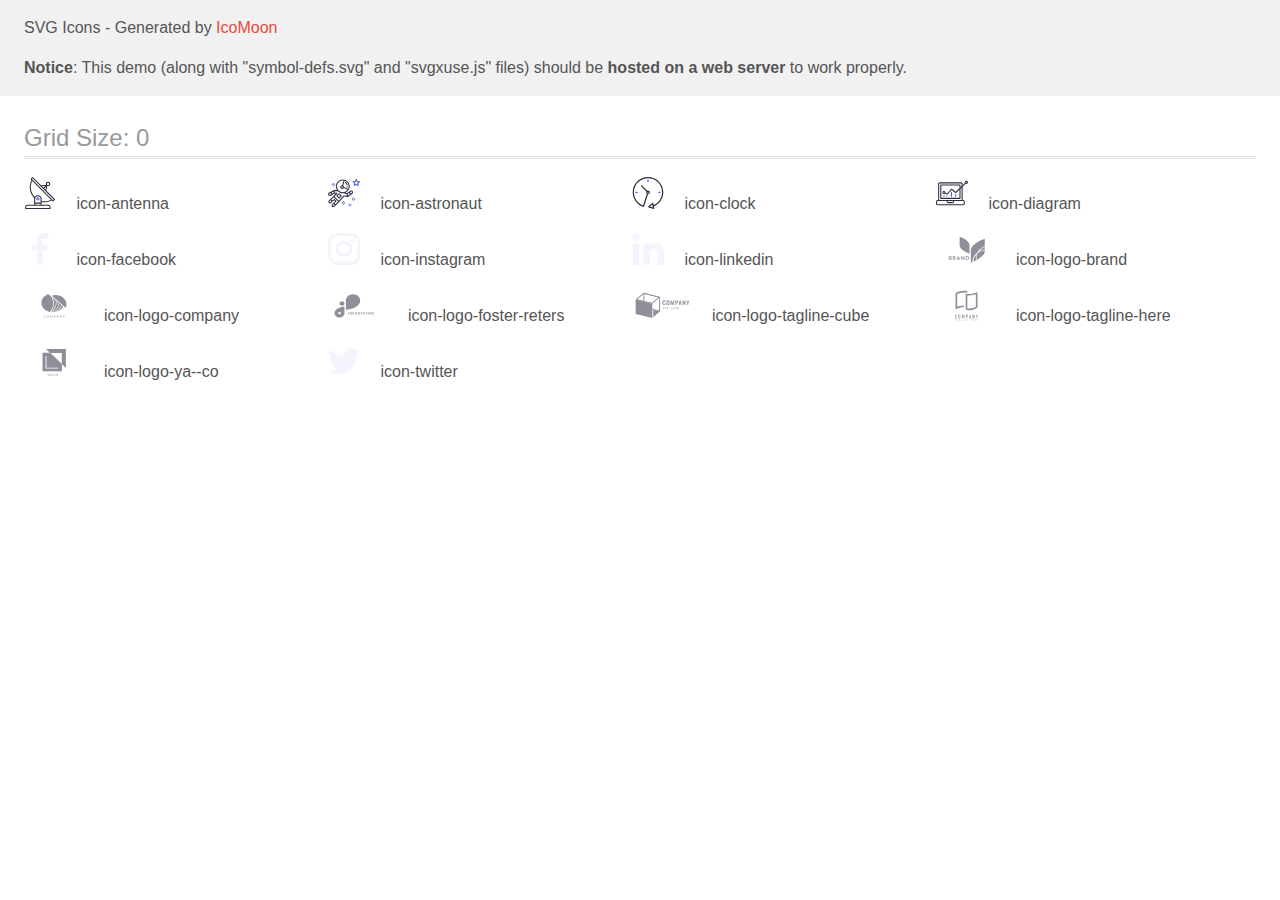
<file: images/icomoon/demo-external-svg.html>
<!doctype html>
<html>
<head>
    <title>IcoMoon - SVG Icons</title>
    <meta charset="utf-8">
    <meta name="viewport" content="width=device-width, initial-scale=1">
    <link rel="stylesheet" href="demo-files/demo.css">
    <link rel="stylesheet" href="style.css">
</head>
<body>
<header class="bgc1 clearfix">
<div class="mhl">
    <p>SVG Icons - Generated by <a href="https://icomoon.io/app">IcoMoon</a></p><p><strong>Notice</strong>: This demo (along with "symbol-defs.svg" and "svgxuse.js" files) should be <b>hosted on a web server</b> to work properly.</p>
</div>
</header>
    <div class="clearfix mhl ptl">
        <h1 class="mvm mtn fgc1">Grid Size: 0</h1>
        <div class="glyph fs1">
            <div class="clearfix pbs">
                <svg class="icon icon-antenna"><use xlink:href="symbol-defs.svg#icon-antenna"></use></svg><span class="name"> icon-antenna</span>
            </div>
        </div>
        <div class="glyph fs1">
            <div class="clearfix pbs">
                <svg class="icon icon-astronaut"><use xlink:href="symbol-defs.svg#icon-astronaut"></use></svg><span class="name"> icon-astronaut</span>
            </div>
        </div>
        <div class="glyph fs1">
            <div class="clearfix pbs">
                <svg class="icon icon-clock"><use xlink:href="symbol-defs.svg#icon-clock"></use></svg><span class="name"> icon-clock</span>
            </div>
        </div>
        <div class="glyph fs1">
            <div class="clearfix pbs">
                <svg class="icon icon-diagram"><use xlink:href="symbol-defs.svg#icon-diagram"></use></svg><span class="name"> icon-diagram</span>
            </div>
        </div>
        <div class="glyph fs1">
            <div class="clearfix pbs">
                <svg class="icon icon-facebook"><use xlink:href="symbol-defs.svg#icon-facebook"></use></svg><span class="name"> icon-facebook</span>
            </div>
        </div>
        <div class="glyph fs1">
            <div class="clearfix pbs">
                <svg class="icon icon-instagram"><use xlink:href="symbol-defs.svg#icon-instagram"></use></svg><span class="name"> icon-instagram</span>
            </div>
        </div>
        <div class="glyph fs1">
            <div class="clearfix pbs">
                <svg class="icon icon-linkedin"><use xlink:href="symbol-defs.svg#icon-linkedin"></use></svg><span class="name"> icon-linkedin</span>
            </div>
        </div>
        <div class="glyph fs1">
            <div class="clearfix pbs">
                <svg class="icon icon-logo-brand"><use xlink:href="symbol-defs.svg#icon-logo-brand"></use></svg><span class="name"> icon-logo-brand</span>
            </div>
        </div>
        <div class="glyph fs1">
            <div class="clearfix pbs">
                <svg class="icon icon-logo-company"><use xlink:href="symbol-defs.svg#icon-logo-company"></use></svg><span class="name"> icon-logo-company</span>
            </div>
        </div>
        <div class="glyph fs1">
            <div class="clearfix pbs">
                <svg class="icon icon-logo-foster-reters"><use xlink:href="symbol-defs.svg#icon-logo-foster-reters"></use></svg><span class="name"> icon-logo-foster-reters</span>
            </div>
        </div>
        <div class="glyph fs1">
            <div class="clearfix pbs">
                <svg class="icon icon-logo-tagline-cube"><use xlink:href="symbol-defs.svg#icon-logo-tagline-cube"></use></svg><span class="name"> icon-logo-tagline-cube</span>
            </div>
        </div>
        <div class="glyph fs1">
            <div class="clearfix pbs">
                <svg class="icon icon-logo-tagline-here"><use xlink:href="symbol-defs.svg#icon-logo-tagline-here"></use></svg><span class="name"> icon-logo-tagline-here</span>
            </div>
        </div>
        <div class="glyph fs1">
            <div class="clearfix pbs">
                <svg class="icon icon-logo-ya--co"><use xlink:href="symbol-defs.svg#icon-logo-ya--co"></use></svg><span class="name"> icon-logo-ya--co</span>
            </div>
        </div>
        <div class="glyph fs1">
            <div class="clearfix pbs">
                <svg class="icon icon-twitter"><use xlink:href="symbol-defs.svg#icon-twitter"></use></svg><span class="name"> icon-twitter</span>
            </div>
        </div>
  </div>
<script defer src="svgxuse.js"></script>
</body>
</html>
</file>
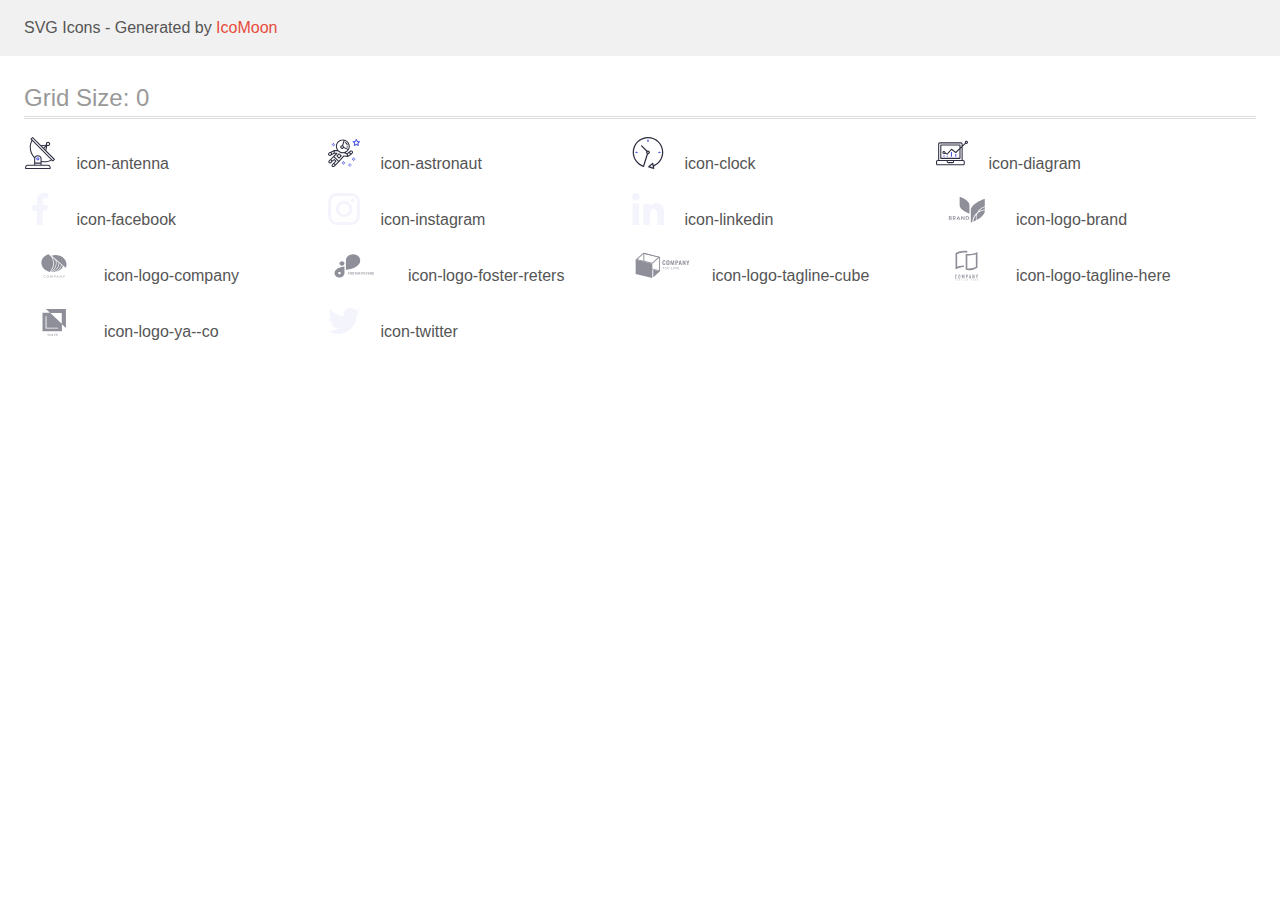
<file: images/icomoon/demo.html>
<!doctype html>
<html>
<head>
    <title>IcoMoon - SVG Icons</title>
    <meta charset="utf-8">
    <meta name="viewport" content="width=device-width, initial-scale=1">
    <link rel="stylesheet" href="demo-files/demo.css">
    <link rel="stylesheet" href="style.css">
</head>
<body>
<svg aria-hidden="true" style="position: absolute; width: 0; height: 0; overflow: hidden;" version="1.1" xmlns="http://www.w3.org/2000/svg" xmlns:xlink="http://www.w3.org/1999/xlink">
<defs>
<symbol id="icon-antenna" viewBox="0 0 32 32">
<path fill="#2e2f42" style="fill: var(--color1, #2e2f42)" d="M30.773 22.098l-8.443-8.505 0.937-4.615c0.242 0.094 0.499 0.144 0.758 0.146h0.006c1.192 0.014 2.17-0.941 2.184-2.133s-0.941-2.17-2.133-2.184c-1.192-0.014-2.17 0.941-2.184 2.133-0.003 0.255 0.039 0.509 0.125 0.749l-4.96 0.605-8.091-8.133c-0.099-0.101-0.235-0.159-0.377-0.16-0.14 0.001-0.274 0.056-0.373 0.155l-1.513 1.504c-0.208 0.208-0.208 0.546 0 0.754l0.814 0.826c-3.153 5.798-2.129 12.978 2.519 17.663 0.043 0.041 0.092 0.074 0.146 0.098-0.034 0.18-0.051 0.364-0.052 0.547v6.187h-6.4c-1.472 0.002-2.665 1.195-2.667 2.667v1.067c0 0.295 0.239 0.533 0.533 0.533h24.533c0.295 0 0.533-0.239 0.533-0.533v-1.067c-0.002-1.472-1.195-2.665-2.667-2.667h-6.4v-2.742c1.003 0.21 2.024 0.317 3.049 0.32 2.458-0.003 4.877-0.615 7.040-1.783l0.818 0.823c0.099 0.101 0.235 0.159 0.377 0.16 0.14-0.001 0.274-0.056 0.373-0.155l1.513-1.504c0.208-0.208 0.208-0.546 0-0.754zM23.28 6.233c0.418-0.415 1.093-0.414 1.509 0.004s0.414 1.093-0.004 1.508c-0.2 0.199-0.47 0.31-0.752 0.31h-0.003c-0.589-0.003-1.064-0.483-1.061-1.072 0.002-0.282 0.115-0.552 0.314-0.751h-0.002zM22.024 9.738l-0.598 2.946-1.175-1.182 1.774-1.763zM21.419 8.836l-1.92 1.909-1.485-1.493 3.405-0.415zM24.004 28.8c0.884 0 1.6 0.716 1.6 1.6v0.533h-23.467v-0.533c0-0.884 0.716-1.6 1.6-1.6h20.267zM16.537 26.667v1.067h-5.333v-1.067h5.333zM11.204 25.6v-4.053c0-1.294 1.196-2.347 2.667-2.347s2.667 1.053 2.667 2.347v4.053h-5.333zM17.604 23.904v-2.357c0-1.882-1.675-3.413-3.733-3.413-1.331-0.020-2.576 0.657-3.281 1.786-4.058-4.274-4.971-10.645-2.279-15.887l18.602 18.708c-2.872 1.461-6.165 1.873-9.309 1.163zM28.893 23.22l-21.057-21.181 0.755-0.752 7.935 7.98c0.004 0 0.006 0.007 0.010 0.010l13.115 13.191-0.757 0.752z"></path>
<path fill="#4d5ae5" style="fill: var(--color2, #4d5ae5)" d="M13.876 20.267h-0.005c-0.884-0.001-1.601 0.714-1.602 1.598s0.714 1.601 1.598 1.602h0.005c0.884 0.001 1.601-0.714 1.602-1.598s-0.714-1.601-1.598-1.602zM14.249 22.245c-0.1 0.1-0.236 0.156-0.378 0.155-0.295-0.002-0.532-0.242-0.531-0.536 0.001-0.141 0.057-0.276 0.157-0.375s0.233-0.154 0.373-0.155c0.295 0.002 0.532 0.242 0.531 0.536-0.001 0.141-0.057 0.276-0.157 0.375h0.005z"></path>
</symbol>
<symbol id="icon-astronaut" viewBox="0 0 32 32">
<path fill="#4d5ae5" style="fill: var(--color2, #4d5ae5)" d="M31.974 4.524c-0.063-0.193-0.229-0.333-0.43-0.363l-1.91-0.278-0.855-1.731c-0.179-0.365-0.777-0.365-0.956 0l-0.855 1.731-1.91 0.278c-0.201 0.029-0.367 0.17-0.431 0.363-0.062 0.193-0.011 0.405 0.135 0.547l1.383 1.348-0.326 1.903c-0.034 0.2 0.048 0.402 0.212 0.522 0.166 0.121 0.382 0.135 0.562 0.040l1.709-0.899 1.709 0.899c0.078 0.041 0.164 0.061 0.249 0.061 0.11 0 0.221-0.034 0.314-0.102 0.164-0.119 0.246-0.322 0.212-0.522l-0.326-1.903 1.383-1.348c0.145-0.142 0.197-0.354 0.135-0.547zM29.511 5.851c-0.125 0.122-0.183 0.299-0.153 0.472l0.191 1.114-1-0.526c-0.078-0.041-0.163-0.061-0.249-0.061s-0.17 0.020-0.249 0.061l-1.001 0.526 0.191-1.114c0.030-0.173-0.028-0.349-0.153-0.472l-0.81-0.789 1.119-0.163c0.174-0.025 0.324-0.134 0.402-0.292l0.5-1.013 0.5 1.013c0.078 0.157 0.228 0.267 0.402 0.292l1.119 0.163-0.809 0.789z"></path>
<path fill="#4d5ae5" style="fill: var(--color2, #4d5ae5)" d="M26.134 20.522h-1.067v1.067h1.067v-1.067z"></path>
<path fill="#4d5ae5" style="fill: var(--color2, #4d5ae5)" d="M26.134 22.656h-1.067v1.067h1.067v-1.067z"></path>
<path fill="#4d5ae5" style="fill: var(--color2, #4d5ae5)" d="M27.2 21.589h-1.067v1.067h1.067v-1.067z"></path>
<path fill="#4d5ae5" style="fill: var(--color2, #4d5ae5)" d="M25.067 21.589h-1.067v1.067h1.067v-1.067z"></path>
<path fill="#4d5ae5" style="fill: var(--color2, #4d5ae5)" d="M22.4 26.389h-1.067v1.067h1.067v-1.067z"></path>
<path fill="#4d5ae5" style="fill: var(--color2, #4d5ae5)" d="M22.4 28.522h-1.067v1.067h1.067v-1.067z"></path>
<path fill="#4d5ae5" style="fill: var(--color2, #4d5ae5)" d="M23.467 27.456h-1.067v1.067h1.067v-1.067z"></path>
<path fill="#4d5ae5" style="fill: var(--color2, #4d5ae5)" d="M21.333 27.456h-1.067v1.067h1.067v-1.067z"></path>
<path fill="#4d5ae5" style="fill: var(--color2, #4d5ae5)" d="M16 24.256h-1.067v1.067h1.067v-1.067z"></path>
<path fill="#4d5ae5" style="fill: var(--color2, #4d5ae5)" d="M16 26.389h-1.067v1.067h1.067v-1.067z"></path>
<path fill="#4d5ae5" style="fill: var(--color2, #4d5ae5)" d="M17.067 25.322h-1.067v1.067h1.067v-1.067z"></path>
<path fill="#4d5ae5" style="fill: var(--color2, #4d5ae5)" d="M14.933 25.322h-1.067v1.067h1.067v-1.067z"></path>
<path fill="#4d5ae5" style="fill: var(--color2, #4d5ae5)" d="M5.867 6.122h-1.067v1.067h1.067v-1.067z"></path>
<path fill="#4d5ae5" style="fill: var(--color2, #4d5ae5)" d="M5.867 8.255h-1.067v1.067h1.067v-1.067z"></path>
<path fill="#4d5ae5" style="fill: var(--color2, #4d5ae5)" d="M6.933 7.189h-1.067v1.067h1.067v-1.067z"></path>
<path fill="#4d5ae5" style="fill: var(--color2, #4d5ae5)" d="M4.8 7.189h-1.067v1.067h1.067v-1.067z"></path>
<path fill="#2e2f42" style="fill: var(--color1, #2e2f42)" d="M24.715 14.159c-0.287-0.388-0.709-0.637-1.188-0.705-0.481-0.068-0.956 0.058-1.34 0.352l-1.252 0.96-1.898 1.417-1.358-0.541c2.421-1.086 4.114-3.508 4.114-6.32 0-3.823-3.123-6.933-6.961-6.933s-6.961 3.11-6.961 6.933c0 1.386 0.414 2.674 1.12 3.758l-2.764-0.024c-0.002 0-0.003 0-0.005 0-0.009 0-0.015 0.004-0.023 0.005-0.053 0.002-0.105 0.013-0.155 0.031-0.013 0.005-0.026 0.008-0.038 0.013-0.006 0.003-0.013 0.003-0.019 0.006l-3.233 1.596c-0.001 0-0.001 0-0.001 0.001l-1.893 0.911c-0.021 0.009-0.042 0.021-0.063 0.035-0.755 0.502-1.012 1.489-0.598 2.295 0.22 0.429 0.595 0.745 1.056 0.889 0.178 0.055 0.359 0.083 0.539 0.083 0.29 0 0.577-0.071 0.839-0.211l1.388-0.738 2.264-1.169 1.357-0.008-5.442 5.416c-0.001 0.001-0.001 0.001-0.002 0.001l-1.339 1.333c-0.316 0.315-0.49 0.732-0.49 1.178s0.174 0.863 0.49 1.179c0.325 0.323 0.752 0.485 1.179 0.485s0.854-0.162 1.18-0.485l1.314-1.309 1.741-1.3 0.901 0.897-1.762 1.754c-0 0.001-0.001 0.001-0.002 0.001l-1.339 1.333c-0.316 0.315-0.49 0.732-0.49 1.178s0.174 0.863 0.49 1.179c0.325 0.323 0.753 0.485 1.18 0.485s0.855-0.162 1.18-0.485l3.482-3.467c0.001-0.001 0.001-0.001 0.001-0.002l1.010-1-0.004-0.004c0.006-0.006 0.015-0.009 0.022-0.015l5.166-5.658 3.471 0.494c0.025 0.004 0.050 0.005 0.075 0.005 0.065 0 0.127-0.015 0.187-0.038 0.018-0.006 0.033-0.015 0.050-0.023 0.019-0.010 0.039-0.015 0.058-0.027l3.213-2.133c0.012-0.008 0.018-0.021 0.029-0.029 0.013-0.010 0.029-0.014 0.041-0.026l1.271-1.191c0.662-0.62 0.753-1.635 0.212-2.362zM2.13 17.77c-0.173 0.093-0.37 0.111-0.558 0.052-0.187-0.058-0.338-0.186-0.427-0.358-0.161-0.314-0.068-0.695 0.214-0.902l1.314-0.632 0.449 1.313-0.992 0.527zM5.628 15.942l-1.548 0.8-0.439-1.283 2.027-1.001-0.040 1.484zM20.727 9.322c0 0.918-0.219 1.785-0.599 2.559l-4.181-1.899c-0.044-0.573-0.341-1.075-0.788-1.388l1.464-4.86c2.378 0.756 4.105 2.974 4.105 5.588zM8.938 9.322c0-3.235 2.644-5.867 5.894-5.867 0.253 0 0.5 0.021 0.745 0.052l-1.432 4.754c-0.019-0.001-0.037-0.006-0.057-0.006-1.033 0-1.873 0.837-1.873 1.867s0.84 1.867 1.873 1.867c0.694 0 1.294-0.383 1.618-0.945l3.862 1.755c-1.075 1.446-2.795 2.39-4.737 2.39-3.25 0-5.894-2.632-5.894-5.867zM14.894 10.122c0 0.441-0.362 0.8-0.806 0.8s-0.806-0.359-0.806-0.8c0-0.441 0.362-0.8 0.806-0.8s0.806 0.359 0.806 0.8zM2.465 25.146c-0.236 0.234-0.619 0.234-0.854 0.001-0.114-0.114-0.176-0.263-0.176-0.423s0.062-0.309 0.176-0.421l0.962-0.958 0.851 0.848-0.959 0.955zM5.679 28.88c-0.236 0.234-0.619 0.235-0.855 0.001-0.114-0.114-0.176-0.263-0.176-0.423s0.062-0.309 0.176-0.421l0.963-0.959 0.852 0.848-0.96 0.955zM9.16 25.411c-0.001 0-0.001 0-0.002 0.001l-1.765 1.76-0.852-0.848 1.763-1.755c0 0 0 0 0-0s0.001-0.001 0.002-0.001c0.040-0.040 0.065-0.088 0.090-0.135 0.007-0.014 0.020-0.026 0.026-0.040 0.017-0.041 0.019-0.085 0.026-0.129 0.003-0.025 0.014-0.047 0.014-0.073 0-0.036-0.013-0.070-0.020-0.106-0.006-0.032-0.006-0.065-0.019-0.095-0.020-0.050-0.055-0.094-0.091-0.138-0.010-0.012-0.014-0.027-0.025-0.038 0 0 0 0-0.001 0s-0.001-0.002-0.001-0.002l-1.607-1.6c-0.017-0.017-0.039-0.024-0.058-0.038-0.028-0.022-0.055-0.042-0.087-0.058-0.030-0.015-0.061-0.024-0.093-0.033-0.034-0.010-0.067-0.017-0.103-0.020-0.033-0.002-0.063 0.001-0.095 0.005-0.036 0.004-0.069 0.009-0.104 0.020-0.034 0.011-0.063 0.027-0.094 0.045-0.020 0.011-0.042 0.015-0.061 0.029l-1.773 1.324-0.901-0.897 2.399-2.386 4.361 4.289-0.928 0.919zM15.979 18.394c-0.015-0.002-0.030 0.004-0.045 0.003-0.039-0.002-0.076 0.001-0.115 0.007-0.030 0.005-0.059 0.011-0.088 0.021-0.034 0.012-0.065 0.028-0.097 0.047-0.030 0.018-0.057 0.037-0.083 0.061-0.013 0.011-0.028 0.017-0.040 0.029l-4.698 5.146-4.328-4.257 2.833-2.818c0.209-0.208 0.21-0.546 0.002-0.755-0.105-0.105-0.243-0.157-0.381-0.156v-0.001l-2.219 0.013 0.028-1.607 3.104 0.027c1.265 1.294 3.029 2.101 4.981 2.101 0.437 0 0.864-0.045 1.279-0.123 0.040 0.032 0.079 0.065 0.13 0.085l2.41 0.96 0.152 0.758 0.178 0.885-3.003-0.427zM20.020 18.572l-0.313-1.558 1.446-1.080 0.947 1.257-2.080 1.381zM23.774 15.741l-0.838 0.785-0.931-1.236 0.831-0.637c0.155-0.119 0.351-0.168 0.543-0.143 0.193 0.027 0.364 0.128 0.48 0.284 0.217 0.292 0.18 0.699-0.085 0.947z"></path>
<path fill="#2e2f42" style="fill: var(--color1, #2e2f42)" d="M13.602 18.544l-2.143-2.133c-0.207-0.207-0.545-0.207-0.753 0l-2.142 2.133c-0.1 0.101-0.157 0.236-0.157 0.378s0.056 0.278 0.157 0.378l2.142 2.133c0.104 0.103 0.241 0.155 0.377 0.155s0.273-0.052 0.376-0.155l2.143-2.133c0.1-0.1 0.157-0.236 0.157-0.378s-0.057-0.278-0.157-0.378zM11.083 20.303l-1.387-1.381 1.387-1.381 1.387 1.381-1.387 1.381z"></path>
<path fill="#2e2f42" style="fill: var(--color1, #2e2f42)" d="M17.164 5.071l-0.258 1.036c0.071 0.018 1.738 0.452 1.738 2.149h1.067c-0-2.017-1.666-2.965-2.547-3.185z"></path>
<path fill="#2e2f42" style="fill: var(--color1, #2e2f42)" d="M19.711 9.322h-1.067v1.067h1.067v-1.067z"></path>
</symbol>
<symbol id="icon-clock" viewBox="0 0 32 32">
<path fill="#2e2f42" style="fill: var(--color1, #2e2f42)" d="M31.297 15.301c-0.002-8.452-6.855-15.303-15.308-15.301s-15.303 6.855-15.301 15.308c0.001 6.658 4.307 12.551 10.649 14.576 0.061 0.019 0.124 0.029 0.187 0.029 0.121-0 0.239-0.032 0.342-0.094 0.135-0.080 0.236-0.207 0.283-0.356l3.865-12.25c1.057-0.005 1.909-0.866 1.903-1.923s-0.866-1.909-1.923-1.903c-0.284 0.001-0.565 0.067-0.82 0.191l-5.106-5.107c-0.253-0.245-0.657-0.238-0.902 0.016-0.239 0.247-0.239 0.639 0 0.886l5.103 5.109c-0.392 0.799-0.168 1.764 0.536 2.309l-3.683 11.673c-7.278-2.681-11.004-10.754-8.323-18.032s10.754-11.004 18.032-8.323c7.278 2.681 11.004 10.754 8.323 18.032-1.31 3.556-4.001 6.431-7.462 7.973l-0.398-1.874c-0.073-0.345-0.411-0.565-0.756-0.492-0.109 0.023-0.209 0.074-0.293 0.148l-3.837 3.426c-0.263 0.234-0.287 0.637-0.052 0.9 0.076 0.085 0.174 0.149 0.283 0.184l4.899 1.564c0.335 0.108 0.694-0.077 0.802-0.412 0.034-0.106 0.040-0.219 0.017-0.328l-0.391-1.839c5.664-2.388 9.342-7.942 9.329-14.089zM15.992 14.664c0.352 0 0.638 0.286 0.638 0.638s-0.286 0.638-0.638 0.638c-0.352 0-0.638-0.285-0.638-0.638s0.285-0.638 0.638-0.638zM18.093 29.528l2.184-1.948 0.603 2.84-2.787-0.892z"></path>
<path fill="#4d5ae5" style="fill: var(--color2, #4d5ae5)" d="M15.354 3.185v1.275c0 0.352 0.285 0.638 0.638 0.638s0.638-0.285 0.638-0.638v-1.275c0-0.352-0.286-0.638-0.638-0.638s-0.638 0.286-0.638 0.638z"></path>
<path fill="#4d5ae5" style="fill: var(--color2, #4d5ae5)" d="M3.876 14.664c-0.352 0-0.638 0.286-0.638 0.638s0.285 0.638 0.638 0.638h1.275c0.352 0 0.638-0.285 0.638-0.638s-0.285-0.638-0.638-0.638h-1.275z"></path>
<path fill="#4d5ae5" style="fill: var(--color2, #4d5ae5)" d="M28.108 15.939c0.352 0 0.638-0.285 0.638-0.638s-0.285-0.638-0.638-0.638h-1.275c-0.352 0-0.638 0.286-0.638 0.638s0.286 0.638 0.638 0.638h1.275z"></path>
</symbol>
<symbol id="icon-diagram" viewBox="0 0 32 32">
<path fill="#4d5ae5" style="fill: var(--color2, #4d5ae5)" d="M14.926 14.965h1.066v4.798h-1.066v-4.797z"></path>
<path fill="#4d5ae5" style="fill: var(--color2, #4d5ae5)" d="M19.19 17.097h1.066v2.665h-1.066v-2.665z"></path>
<path fill="#4d5ae5" style="fill: var(--color2, #4d5ae5)" d="M10.661 18.696h1.066v1.066h-1.066v-1.066z"></path>
<path fill="#4d5ae5" style="fill: var(--color2, #4d5ae5)" d="M7.463 18.163h1.066v1.599h-1.066v-1.599z"></path>
<path fill="#2e2f42" style="fill: var(--color1, #2e2f42)" d="M1.599 28.291h25.587c0.883 0 1.599-0.716 1.599-1.599v-2.132c0-0.883-0.716-1.599-1.599-1.599h-0.533v-13.293l3.028-2.868c0.703 0.346 1.553 0.136 2.013-0.499s0.396-1.508-0.152-2.068-1.42-0.644-2.065-0.198c-0.644 0.446-0.873 1.292-0.542 2.002l-2.281 2.163v-1.23c0-0.883-0.716-1.599-1.599-1.599h-21.322c-0.883 0-1.599 0.716-1.599 1.599v15.992h-0.533c-0.883 0-1.599 0.716-1.599 1.599v2.132c0 0.883 0.716 1.599 1.599 1.599zM30.384 4.837c0.294 0 0.533 0.239 0.533 0.533s-0.239 0.533-0.533 0.533c-0.294 0-0.533-0.239-0.533-0.533s0.239-0.533 0.533-0.533zM3.198 6.969c0-0.294 0.239-0.533 0.533-0.533h21.322c0.294 0 0.533 0.239 0.533 0.533v2.239l-1.066 1.013v-2.186c0-0.294-0.239-0.533-0.533-0.533h-19.19c-0.294 0-0.533 0.239-0.533 0.533v13.326c0 0.294 0.239 0.533 0.533 0.533h19.19c0.294 0 0.533-0.239 0.533-0.533v-9.674l1.066-1.010v12.284h-22.388v-15.992zM7.996 13.899c-0.721-0.002-1.354 0.478-1.546 1.174s0.105 1.433 0.725 1.801c0.62 0.368 1.41 0.276 1.928-0.226l1.853 0.93c0.215 0.108 0.476 0.057 0.636-0.123l3.939-4.431 3.872 2.901c0.208 0.156 0.498 0.139 0.686-0.039l3.365-3.188v8.131h-18.124v-12.26h18.124v2.66l-3.771 3.572-3.904-2.927c-0.222-0.166-0.534-0.135-0.718 0.072l-3.993 4.493-1.493-0.746c0.011-0.064 0.018-0.129 0.020-0.193 0-0.883-0.716-1.599-1.599-1.599zM8.529 15.498c0 0.294-0.239 0.533-0.533 0.533s-0.533-0.239-0.533-0.533c0-0.294 0.239-0.533 0.533-0.533s0.533 0.239 0.533 0.533zM11.727 24.027h5.331v0.533c0 0.294-0.239 0.533-0.533 0.533h-4.264c-0.294 0-0.533-0.239-0.533-0.533v-0.533zM1.066 24.56c0-0.294 0.239-0.533 0.533-0.533h9.062v0.533c0 0.883 0.716 1.599 1.599 1.599h4.264c0.883 0 1.599-0.716 1.599-1.599v-0.533h9.062c0.294 0 0.533 0.239 0.533 0.533v2.132c0 0.294-0.239 0.533-0.533 0.533h-25.587c-0.294 0-0.533-0.239-0.533-0.533v-2.132z"></path>
</symbol>
<symbol id="icon-facebook" viewBox="0 0 32 32">
<path fill="#f4f4fd" style="fill: var(--color3, #f4f4fd)" d="M21.329 5.313h2.921v-5.088c-0.504-0.069-2.237-0.225-4.256-0.225-4.212 0-7.097 2.649-7.097 7.519v4.481h-4.648v5.688h4.648v14.312h5.699v-14.311h4.46l0.708-5.688h-5.169v-3.919c0.001-1.644 0.444-2.769 2.735-2.769z"></path>
</symbol>
<symbol id="icon-instagram" viewBox="0 0 32 32">
<path fill="#f4f4fd" style="fill: var(--color3, #f4f4fd)" d="M31.969 9.408c-0.075-1.7-0.35-2.869-0.744-3.882-0.406-1.075-1.031-2.038-1.85-2.838-0.8-0.813-1.769-1.444-2.832-1.844-1.019-0.394-2.182-0.669-3.882-0.744-1.713-0.081-2.257-0.1-6.601-0.1s-4.888 0.019-6.595 0.094c-1.7 0.075-2.869 0.35-3.882 0.744-1.075 0.406-2.038 1.031-2.838 1.85-0.813 0.8-1.444 1.769-1.844 2.832-0.394 1.019-0.669 2.182-0.744 3.882-0.081 1.713-0.1 2.257-0.1 6.601s0.019 4.888 0.094 6.595c0.075 1.7 0.35 2.869 0.744 3.882 0.406 1.075 1.038 2.038 1.85 2.838 0.8 0.813 1.769 1.444 2.832 1.844 1.019 0.394 2.182 0.669 3.882 0.744 1.706 0.075 2.25 0.094 6.595 0.094s4.888-0.018 6.595-0.094c1.7-0.075 2.869-0.35 3.882-0.744 2.151-0.831 3.851-2.532 4.682-4.682 0.394-1.019 0.669-2.182 0.744-3.882 0.075-1.707 0.094-2.251 0.094-6.595s-0.006-4.888-0.081-6.595zM29.087 22.473c-0.069 1.563-0.331 2.407-0.55 2.969-0.538 1.394-1.644 2.501-3.038 3.038-0.563 0.219-1.413 0.481-2.969 0.55-1.688 0.075-2.194 0.094-6.464 0.094s-4.782-0.018-6.464-0.094c-1.563-0.069-2.407-0.331-2.969-0.55-0.694-0.256-1.325-0.663-1.838-1.194-0.531-0.519-0.938-1.144-1.194-1.838-0.219-0.563-0.481-1.413-0.55-2.969-0.075-1.688-0.094-2.194-0.094-6.464s0.019-4.782 0.094-6.464c0.069-1.563 0.331-2.407 0.55-2.969 0.256-0.694 0.663-1.325 1.2-1.838 0.519-0.531 1.144-0.938 1.838-1.194 0.563-0.219 1.413-0.481 2.969-0.55 1.688-0.075 2.194-0.094 6.464-0.094 4.276 0 4.782 0.019 6.464 0.094 1.563 0.069 2.407 0.331 2.969 0.55 0.694 0.256 1.325 0.662 1.838 1.194 0.531 0.519 0.938 1.144 1.194 1.838 0.219 0.563 0.481 1.413 0.55 2.969 0.075 1.688 0.094 2.194 0.094 6.464s-0.019 4.77-0.094 6.457z"></path>
<path fill="#f4f4fd" style="fill: var(--color3, #f4f4fd)" d="M16.059 7.782c-4.538 0-8.22 3.682-8.22 8.22s3.682 8.22 8.22 8.22c4.538 0 8.22-3.682 8.22-8.22s-3.682-8.22-8.22-8.22zM16.059 21.335c-2.944 0-5.332-2.388-5.332-5.332s2.388-5.332 5.332-5.332c2.944 0 5.332 2.388 5.332 5.332s-2.388 5.332-5.332 5.332z"></path>
<path fill="#f4f4fd" style="fill: var(--color3, #f4f4fd)" d="M26.524 7.457c0 1.060-0.859 1.919-1.919 1.919s-1.919-0.859-1.919-1.919c0-1.060 0.859-1.919 1.919-1.919s1.919 0.859 1.919 1.919z"></path>
</symbol>
<symbol id="icon-linkedin" viewBox="0 0 32 32">
<path fill="#f4f4fd" style="fill: var(--color3, #f4f4fd)" d="M31.992 32v-0.001h0.008v-11.736c0-5.741-1.236-10.164-7.948-10.164-3.227 0-5.392 1.771-6.276 3.449h-0.093v-2.913h-6.364v21.364h6.627v-10.579c0-2.785 0.528-5.479 3.977-5.479 3.399 0 3.449 3.179 3.449 5.657v10.401h6.62z"></path>
<path fill="#f4f4fd" style="fill: var(--color3, #f4f4fd)" d="M0.528 10.636h6.635v21.364h-6.635v-21.364z"></path>
<path fill="#f4f4fd" style="fill: var(--color3, #f4f4fd)" d="M3.843-0c-2.121 0-3.843 1.721-3.843 3.843s1.721 3.879 3.843 3.879c2.121 0 3.843-1.757 3.843-3.879-0.001-2.121-1.723-3.843-3.843-3.843v0z"></path>
</symbol>
<symbol id="icon-logo-brand" viewBox="0 0 59 32">
<path fill="#8e8f99" style="fill: var(--color4, #8e8f99)" d="M15.31 25.356c0.14 0.156 0.215 0.352 0.211 0.553 0.007 0.131-0.019 0.262-0.075 0.383s-0.143 0.229-0.252 0.316c-0.273 0.185-0.61 0.276-0.951 0.255h-1.671v-3.504h1.637c0.323-0.019 0.644 0.063 0.907 0.233 0.106 0.080 0.189 0.18 0.245 0.294s0.080 0.238 0.073 0.361c0.010 0.193-0.058 0.383-0.19 0.536-0.127 0.139-0.303 0.236-0.498 0.274 0.222 0.036 0.422 0.143 0.565 0.3zM13.349 24.827h0.7c0.159 0.011 0.317-0.031 0.445-0.116 0.053-0.043 0.093-0.096 0.12-0.155s0.037-0.123 0.031-0.187c0.005-0.063-0.006-0.127-0.031-0.186s-0.066-0.113-0.117-0.156c-0.132-0.088-0.295-0.13-0.458-0.118h-0.688v0.919zM14.562 26.171c0.056-0.044 0.1-0.099 0.129-0.161s0.041-0.129 0.036-0.195c0.004-0.068-0.009-0.135-0.038-0.198s-0.074-0.118-0.131-0.162c-0.137-0.091-0.305-0.136-0.475-0.127h-0.734v0.964h0.744c0.167 0.009 0.333-0.034 0.47-0.122z"></path>
<path fill="#8e8f99" style="fill: var(--color4, #8e8f99)" d="M18.656 26.862l-0.911-1.369h-0.342v1.369h-0.783v-3.504h1.483c0.374-0.023 0.744 0.083 1.033 0.298 0.207 0.19 0.332 0.441 0.353 0.707s-0.066 0.529-0.242 0.743c-0.183 0.189-0.433 0.314-0.707 0.356l0.97 1.4h-0.852zM17.403 25.015h0.641c0.445 0 0.667-0.177 0.667-0.531 0.005-0.072-0.008-0.145-0.036-0.212s-0.072-0.13-0.128-0.181c-0.141-0.105-0.322-0.156-0.504-0.142h-0.648l0.008 1.067z"></path>
<path fill="#8e8f99" style="fill: var(--color4, #8e8f99)" d="M22.939 26.157h-1.561l-0.276 0.705h-0.821l1.434-3.465h0.888l1.428 3.465h-0.822l-0.27-0.705zM22.73 25.627l-0.57-1.479-0.57 1.479h1.141z"></path>
<path fill="#8e8f99" style="fill: var(--color4, #8e8f99)" d="M28.299 26.863h-0.778l-1.744-2.383v2.383h-0.776v-3.504h0.776l1.744 2.397v-2.397h0.778v3.504z"></path>
<path fill="#8e8f99" style="fill: var(--color4, #8e8f99)" d="M32.737 26.024c-0.161 0.265-0.406 0.48-0.704 0.618-0.338 0.154-0.714 0.23-1.093 0.221h-1.384v-3.504h1.384c0.378-0.009 0.754 0.065 1.093 0.216 0.298 0.135 0.543 0.348 0.704 0.611 0.16 0.285 0.243 0.6 0.243 0.919s-0.083 0.634-0.243 0.919zM31.847 25.94c0.222-0.233 0.344-0.529 0.344-0.836s-0.122-0.603-0.344-0.836c-0.268-0.211-0.618-0.318-0.974-0.298h-0.54v2.268h0.54c0.355 0.020 0.705-0.087 0.974-0.298z"></path>
<path fill="#8e8f99" style="fill: var(--color4, #8e8f99)" d="M23.425 3.867c0 0 10.038 3.412 9.825 8.349v8.351c0 0-10.031-3.413-9.821-8.351l-0.004-8.349z"></path>
<path fill="#8e8f99" style="fill: var(--color4, #8e8f99)" d="M42.194 18.611c1.896-1.175 4.089-1.902 6.378-2.116v-2.614c-2.638 0.915-4.875 2.575-6.378 4.73z"></path>
<path fill="#8e8f99" style="fill: var(--color4, #8e8f99)" d="M41.055 19.399c1.552-2.813 4.242-4.983 7.517-6.065v-7.532c0 0-14.296 4.86-13.993 11.891v11.889c0 0 0.637-0.217 1.639-0.625 0-0.38 0-0.764 0.046-1.149 0.296-3.264 2.020-6.289 4.792-8.409z"></path>
<path fill="#8e8f99" style="fill: var(--color4, #8e8f99)" d="M39.695 23.815c0.075-0.825 0.243-1.64 0.5-2.434-1.726 1.831-2.772 4.103-2.989 6.497-0.021 0.226-0.032 0.452-0.038 0.685 0.812-0.351 1.757-0.789 2.75-1.304-0.253-1.132-0.328-2.291-0.222-3.443z"></path>
<path fill="#8e8f99" style="fill: var(--color4, #8e8f99)" d="M40.264 23.858c-0.095 1.042-0.036 2.090 0.177 3.117 3.906-2.104 8.294-5.355 8.125-9.284v-0.342c-2.791 0.281-5.401 1.379-7.431 3.126-0.475 1.082-0.769 2.222-0.871 3.383z"></path>
</symbol>
<symbol id="icon-logo-company" viewBox="0 0 59 32">
<path fill="#8e8f99" style="fill: var(--color4, #8e8f99)" d="M21.034 28.128c0.009 0 0.018 0.002 0.027 0.005s0.016 0.008 0.022 0.014l0.126 0.119c-0.098 0.096-0.219 0.173-0.355 0.225-0.159 0.057-0.331 0.085-0.503 0.081-0.162 0.003-0.323-0.023-0.473-0.076-0.135-0.048-0.257-0.121-0.357-0.213-0.102-0.095-0.18-0.207-0.23-0.329-0.055-0.136-0.082-0.278-0.080-0.422-0.002-0.144 0.027-0.288 0.087-0.423 0.055-0.122 0.138-0.234 0.244-0.329 0.108-0.093 0.237-0.166 0.379-0.214 0.155-0.051 0.321-0.077 0.487-0.076 0.155-0.003 0.309 0.020 0.453 0.069 0.125 0.046 0.24 0.111 0.339 0.19l-0.106 0.127c-0.007 0.009-0.016 0.017-0.027 0.023-0.012 0.007-0.028 0.011-0.043 0.009-0.016-0.001-0.032-0.006-0.046-0.014l-0.057-0.034-0.079-0.043c-0.034-0.016-0.069-0.030-0.106-0.042-0.047-0.014-0.095-0.026-0.144-0.034-0.062-0.010-0.125-0.014-0.188-0.014-0.12-0.001-0.239 0.018-0.35 0.057-0.104 0.036-0.197 0.090-0.274 0.159-0.079 0.073-0.139 0.16-0.178 0.253-0.044 0.107-0.066 0.22-0.065 0.334-0.002 0.116 0.020 0.23 0.065 0.34 0.038 0.093 0.098 0.179 0.175 0.252 0.072 0.068 0.162 0.122 0.262 0.156 0.103 0.036 0.213 0.055 0.325 0.054 0.064 0.001 0.129-0.003 0.192-0.011 0.104-0.011 0.204-0.042 0.292-0.090 0.044-0.025 0.086-0.053 0.125-0.084 0.016-0.013 0.038-0.021 0.060-0.022z"></path>
<path fill="#8e8f99" style="fill: var(--color4, #8e8f99)" d="M24.678 27.532c0.002 0.143-0.027 0.285-0.085 0.419-0.051 0.122-0.132 0.233-0.238 0.326s-0.232 0.166-0.373 0.214c-0.309 0.101-0.65 0.101-0.959 0-0.14-0.049-0.266-0.122-0.371-0.214-0.105-0.095-0.187-0.206-0.24-0.329-0.114-0.271-0.114-0.568 0-0.84 0.054-0.122 0.135-0.235 0.24-0.33 0.106-0.090 0.232-0.16 0.371-0.206 0.308-0.102 0.651-0.102 0.959 0 0.14 0.049 0.267 0.122 0.372 0.214 0.104 0.094 0.185 0.204 0.238 0.325 0.058 0.135 0.087 0.278 0.085 0.422zM24.347 27.532c0.002-0.114-0.018-0.228-0.060-0.337-0.035-0.093-0.093-0.179-0.169-0.252-0.074-0.069-0.165-0.124-0.267-0.159-0.224-0.074-0.473-0.074-0.697 0-0.102 0.035-0.193 0.090-0.267 0.159-0.077 0.073-0.135 0.159-0.17 0.252-0.080 0.219-0.080 0.454 0 0.674 0.036 0.093 0.094 0.179 0.17 0.252 0.074 0.069 0.165 0.123 0.267 0.158 0.225 0.072 0.472 0.072 0.697 0 0.102-0.035 0.192-0.089 0.267-0.158 0.076-0.073 0.133-0.159 0.169-0.252 0.042-0.109 0.063-0.223 0.060-0.337z"></path>
<path fill="#8e8f99" style="fill: var(--color4, #8e8f99)" d="M27.164 27.885l0.033 0.076c0.013-0.027 0.024-0.051 0.036-0.076s0.026-0.050 0.041-0.074l0.806-1.252c0.016-0.022 0.030-0.035 0.046-0.039 0.021-0.006 0.044-0.008 0.066-0.007h0.238v2.036h-0.282v-1.497c0-0.019 0-0.040 0-0.063-0.002-0.023-0.002-0.047 0-0.070l-0.811 1.269c-0.010 0.019-0.027 0.035-0.047 0.046s-0.045 0.017-0.069 0.017h-0.046c-0.025 0-0.049-0.006-0.069-0.017s-0.037-0.027-0.047-0.047l-0.834-1.277c0 0.024 0 0.049 0 0.073s0 0.046 0 0.065v1.497h-0.273v-2.032h0.238c0.022-0.001 0.045 0.001 0.066 0.007 0.020 0.008 0.035 0.022 0.044 0.039l0.823 1.253c0.016 0.023 0.030 0.047 0.041 0.073z"></path>
<path fill="#8e8f99" style="fill: var(--color4, #8e8f99)" d="M30.197 27.784v0.763h-0.316v-2.034h0.704c0.133-0.002 0.265 0.013 0.393 0.044 0.102 0.025 0.197 0.068 0.278 0.127 0.070 0.055 0.124 0.123 0.158 0.199 0.037 0.083 0.055 0.171 0.054 0.26 0.001 0.089-0.018 0.178-0.058 0.26-0.038 0.078-0.096 0.148-0.17 0.203-0.081 0.061-0.176 0.107-0.279 0.135-0.123 0.034-0.251 0.049-0.38 0.047l-0.382-0.005zM30.197 27.566h0.382c0.083 0.001 0.165-0.010 0.244-0.031 0.065-0.019 0.125-0.049 0.177-0.088 0.047-0.037 0.084-0.083 0.107-0.135 0.026-0.054 0.039-0.113 0.038-0.171 0.004-0.057-0.007-0.113-0.032-0.166s-0.062-0.1-0.11-0.139c-0.12-0.080-0.272-0.119-0.424-0.109h-0.382v0.838z"></path>
<path fill="#8e8f99" style="fill: var(--color4, #8e8f99)" d="M34.437 28.549h-0.249c-0.025 0.001-0.050-0.006-0.069-0.019-0.018-0.013-0.032-0.029-0.041-0.047l-0.215-0.492h-1.077l-0.222 0.492c-0.008 0.018-0.022 0.034-0.039 0.046-0.020 0.014-0.045 0.021-0.071 0.020h-0.249l0.946-2.036h0.328l0.959 2.036zM32.875 27.793h0.89l-0.375-0.829c-0.029-0.062-0.052-0.126-0.071-0.191l-0.036 0.106c-0.011 0.032-0.024 0.062-0.035 0.086l-0.372 0.828z"></path>
<path fill="#8e8f99" style="fill: var(--color4, #8e8f99)" d="M35.8 26.522c0.019 0.009 0.035 0.021 0.047 0.036l1.38 1.535c0-0.024 0-0.049 0-0.071s0-0.046 0-0.067v-1.442h0.282v2.036h-0.158c-0.022 0.001-0.045-0.004-0.065-0.012-0.020-0.010-0.037-0.023-0.050-0.038l-1.379-1.534c0.002 0.023 0.002 0.047 0 0.070 0 0.023 0 0.043 0 0.062v1.452h-0.282v-2.036h0.167c0.020-0 0.039 0.003 0.057 0.009z"></path>
<path fill="#8e8f99" style="fill: var(--color4, #8e8f99)" d="M39.834 27.739v0.809h-0.316v-0.809l-0.872-1.226h0.282c0.024-0.001 0.048 0.005 0.068 0.018 0.017 0.013 0.032 0.029 0.043 0.046l0.546 0.791c0.022 0.034 0.041 0.065 0.057 0.094s0.028 0.058 0.039 0.086l0.041-0.088c0.015-0.032 0.033-0.063 0.054-0.093l0.538-0.797c0.011-0.016 0.025-0.030 0.041-0.043 0.019-0.014 0.043-0.021 0.068-0.020h0.285l-0.874 1.232z"></path>
<path fill="#8e8f99" style="fill: var(--color4, #8e8f99)" d="M27.008 23.095c0.137 0.015 0.276 0.027 0.416 0.038 2.128-0.813 3.929-2.145 5.176-3.828s1.887-3.643 1.838-5.634l-2.346-2.004c0.477 2.12 0.254 4.313-0.644 6.331s-2.436 3.783-4.441 5.098z"></path>
<path fill="#8e8f99" style="fill: var(--color4, #8e8f99)" d="M26.17 23.002l0.063 0.011c2.143-1.31 3.776-3.138 4.69-5.25s1.064-4.408 0.433-6.594l-3.341-2.854c1.351 2.346 1.895 4.972 1.568 7.572s-1.511 5.067-3.414 7.115z"></path>
<path fill="#8e8f99" style="fill: var(--color4, #8e8f99)" d="M37.5 16.024c-0.568 2.188-1.946 4.162-3.931 5.628-0.58 0.43-1.205 0.814-1.868 1.145 1.616-0.406 3.102-1.123 4.342-2.097s2.202-2.178 2.812-3.52l-1.355-1.156z"></path>
<path fill="#8e8f99" style="fill: var(--color4, #8e8f99)" d="M36.968 15.702l-1.929-1.648c-0.037 1.879-0.662 3.716-1.811 5.318s-2.779 2.914-4.721 3.796h0.009c0.433-0 0.865-0.022 1.295-0.066 1.815-0.633 3.418-1.64 4.667-2.931s2.104-2.826 2.489-4.469z"></path>
<path fill="#8e8f99" style="fill: var(--color4, #8e8f99)" d="M26.449 7.112l-2.301-1.969c-2.057 0.679-3.827 1.873-5.077 3.426s-1.922 3.392-1.928 5.276v0c0.008 2.082 0.828 4.103 2.331 5.742s3.603 2.803 5.967 3.308c2.111-2.197 3.346-4.912 3.528-7.75s-0.701-5.652-2.52-8.032z"></path>
<path fill="#8e8f99" style="fill: var(--color4, #8e8f99)" d="M42.286 15.399c-0.008-2.47-1.161-4.838-3.205-6.585s-4.815-2.731-7.707-2.739c-1.336-0.001-2.661 0.21-3.907 0.621l14.090 12.039c0.482-1.064 0.73-2.196 0.729-3.337z"></path>
</symbol>
<symbol id="icon-logo-foster-reters" viewBox="0 0 59 32">
<path fill="#8e8f99" style="fill: var(--color4, #8e8f99)" d="M13.759 12.296h-0.002c-1.363 0-2.468 0.996-2.468 2.225v0.002c0 1.229 1.105 2.225 2.468 2.225h0.002c1.363 0 2.468-0.996 2.468-2.225v-0.002c0-1.229-1.105-2.225-2.468-2.225z"></path>
<path fill="#8e8f99" style="fill: var(--color4, #8e8f99)" d="M31.978 11.585c-0.004-1.707-0.758-3.343-2.096-4.551s-3.153-1.887-5.047-1.891v0c-1.894 0.003-3.709 0.683-5.049 1.89s-2.094 2.844-2.098 4.552v9.414c0 0 14.288-1.435 14.289-9.412v-0.001z"></path>
<path fill="#8e8f99" style="fill: var(--color4, #8e8f99)" d="M6.286 24.088c0.003 1.188 0.528 2.326 1.46 3.166s2.194 1.314 3.511 1.317c1.317-0.003 2.579-0.477 3.511-1.317s1.456-1.978 1.46-3.165v-6.55c0 0-9.942 0.999-9.942 6.549zM11.257 25.262c-0.258 0-0.509-0.069-0.723-0.198s-0.381-0.312-0.479-0.527-0.124-0.45-0.074-0.678c0.050-0.228 0.174-0.437 0.356-0.601s0.414-0.276 0.666-0.321c0.252-0.045 0.514-0.022 0.752 0.067s0.441 0.239 0.584 0.432c0.143 0.193 0.219 0.42 0.219 0.652 0.001 0.154-0.033 0.308-0.098 0.451s-0.161 0.273-0.282 0.382c-0.121 0.109-0.265 0.196-0.423 0.256s-0.328 0.090-0.499 0.090v-0.004z"></path>
<path fill="#8e8f99" style="fill: var(--color4, #8e8f99)" d="M20.348 23.151v2.438h-0.502v-2.438h0.502zM21.319 24.193v0.392h-1.108v-0.392h1.108zM21.436 23.151v0.393h-1.225v-0.393h1.225zM23.73 24.313v0.116c0 0.185-0.025 0.352-0.075 0.499s-0.121 0.273-0.213 0.377c-0.091 0.103-0.201 0.181-0.328 0.236-0.126 0.055-0.266 0.082-0.42 0.082-0.153 0-0.293-0.027-0.42-0.082-0.126-0.055-0.235-0.133-0.328-0.236-0.093-0.104-0.165-0.229-0.216-0.377-0.050-0.147-0.075-0.314-0.075-0.499v-0.116c0-0.186 0.025-0.353 0.075-0.499 0.050-0.147 0.121-0.273 0.213-0.377 0.093-0.104 0.202-0.183 0.328-0.238 0.127-0.055 0.267-0.082 0.42-0.082 0.154 0 0.294 0.027 0.42 0.082 0.127 0.055 0.237 0.134 0.328 0.238 0.093 0.104 0.164 0.229 0.214 0.377 0.051 0.146 0.077 0.312 0.077 0.499zM23.222 24.429v-0.119c0-0.13-0.012-0.243-0.035-0.342s-0.058-0.181-0.104-0.248-0.102-0.117-0.167-0.151c-0.066-0.035-0.141-0.052-0.226-0.052s-0.16 0.017-0.226 0.052c-0.065 0.034-0.12 0.084-0.166 0.151-0.045 0.067-0.079 0.15-0.102 0.248s-0.035 0.212-0.035 0.342v0.119c0 0.128 0.012 0.242 0.035 0.341 0.023 0.098 0.058 0.181 0.104 0.249 0.046 0.067 0.102 0.118 0.167 0.152s0.141 0.052 0.226 0.052c0.085 0 0.16-0.017 0.226-0.052s0.121-0.085 0.166-0.152c0.045-0.068 0.079-0.151 0.102-0.249 0.023-0.099 0.035-0.213 0.035-0.341zM25.36 24.951c0-0.044-0.007-0.083-0.020-0.117-0.012-0.036-0.036-0.068-0.070-0.097-0.035-0.030-0.083-0.060-0.146-0.089s-0.143-0.059-0.243-0.090c-0.11-0.036-0.215-0.076-0.315-0.121-0.098-0.045-0.185-0.096-0.261-0.156-0.075-0.060-0.134-0.13-0.177-0.209-0.042-0.079-0.064-0.171-0.064-0.276 0-0.102 0.022-0.194 0.067-0.276 0.045-0.084 0.107-0.155 0.188-0.214 0.080-0.060 0.175-0.107 0.285-0.139 0.11-0.032 0.232-0.049 0.363-0.049 0.18 0 0.337 0.032 0.47 0.097s0.238 0.154 0.311 0.266c0.075 0.113 0.112 0.242 0.112 0.387h-0.499c0-0.071-0.015-0.134-0.045-0.188-0.029-0.055-0.074-0.098-0.134-0.129-0.059-0.031-0.134-0.047-0.224-0.047-0.087 0-0.16 0.013-0.218 0.040-0.058 0.026-0.102 0.061-0.131 0.105-0.029 0.044-0.044 0.093-0.044 0.147 0 0.041 0.010 0.079 0.030 0.112 0.021 0.034 0.052 0.065 0.094 0.094s0.092 0.056 0.152 0.082c0.060 0.026 0.13 0.051 0.209 0.075 0.133 0.040 0.249 0.085 0.35 0.136 0.102 0.050 0.186 0.107 0.254 0.169s0.119 0.133 0.154 0.213c0.035 0.079 0.052 0.169 0.052 0.27 0 0.106-0.021 0.201-0.062 0.285s-0.101 0.155-0.179 0.213c-0.078 0.058-0.171 0.102-0.28 0.132s-0.229 0.045-0.363 0.045c-0.12 0-0.239-0.016-0.357-0.047-0.117-0.032-0.224-0.081-0.32-0.146-0.095-0.065-0.171-0.147-0.228-0.248s-0.085-0.219-0.085-0.357h0.504c0 0.076 0.012 0.14 0.035 0.192s0.056 0.095 0.099 0.127c0.044 0.032 0.095 0.056 0.154 0.070 0.060 0.015 0.126 0.022 0.198 0.022 0.087 0 0.158-0.012 0.214-0.037 0.057-0.025 0.099-0.059 0.126-0.102 0.028-0.044 0.042-0.093 0.042-0.147zM27.294 23.151v2.438h-0.501v-2.438h0.501zM28.044 23.151v0.393h-1.989v-0.393h1.989zM29.966 25.197v0.392h-1.297v-0.392h1.297zM28.832 23.151v2.438h-0.502v-2.438h0.502zM29.797 24.144v0.382h-1.128v-0.382h1.128zM29.964 23.151v0.393h-1.296v-0.393h1.296zM30.259 23.151h0.909c0.186 0 0.346 0.028 0.48 0.084 0.135 0.056 0.239 0.138 0.311 0.248s0.109 0.244 0.109 0.403c0 0.131-0.022 0.243-0.067 0.337-0.044 0.093-0.105 0.17-0.186 0.233-0.079 0.061-0.172 0.11-0.28 0.147l-0.159 0.084h-0.79l-0.003-0.392h0.588c0.088 0 0.161-0.016 0.219-0.047s0.102-0.075 0.131-0.131c0.030-0.056 0.045-0.12 0.045-0.194 0-0.078-0.015-0.146-0.044-0.203s-0.073-0.1-0.132-0.131-0.133-0.045-0.223-0.045h-0.407v2.044h-0.502v-2.438zM31.621 25.589l-0.556-1.086 0.531-0.003 0.562 1.066v0.023h-0.537zM34.258 24.72h-0.621v-0.392h0.621c0.096 0 0.174-0.016 0.234-0.047 0.060-0.032 0.104-0.077 0.132-0.134s0.042-0.121 0.042-0.192c0-0.073-0.014-0.14-0.042-0.203s-0.072-0.113-0.132-0.151-0.138-0.057-0.234-0.057h-0.447v2.044h-0.502v-2.438h0.949c0.191 0 0.354 0.035 0.49 0.104 0.137 0.068 0.242 0.162 0.315 0.283s0.109 0.258 0.109 0.413c0 0.157-0.036 0.294-0.109 0.408s-0.177 0.204-0.315 0.266c-0.136 0.062-0.3 0.094-0.49 0.094zM37.154 25.197v0.392h-1.297v-0.392h1.297zM36.021 23.151v2.438h-0.502v-2.438h0.502zM36.985 24.144v0.382h-1.128v-0.382h1.128zM37.153 23.151v0.393h-1.296v-0.393h1.296zM38.571 23.151v2.438h-0.501v-2.438h0.501zM39.321 23.151v0.393h-1.989v-0.393h1.989zM41.242 25.197v0.392h-1.297v-0.392h1.297zM40.109 23.151v2.438h-0.502v-2.438h0.502zM41.073 24.144v0.382h-1.128v-0.382h1.128zM41.241 23.151v0.393h-1.296v-0.393h1.296zM41.535 23.151h0.909c0.186 0 0.347 0.028 0.48 0.084 0.135 0.056 0.239 0.138 0.311 0.248s0.109 0.244 0.109 0.403c0 0.131-0.022 0.243-0.067 0.337-0.044 0.093-0.105 0.17-0.186 0.233-0.079 0.061-0.172 0.11-0.28 0.147l-0.159 0.084h-0.79l-0.003-0.392h0.588c0.088 0 0.161-0.016 0.219-0.047s0.102-0.075 0.131-0.131c0.030-0.056 0.045-0.12 0.045-0.194 0-0.078-0.014-0.146-0.044-0.203s-0.073-0.1-0.132-0.131c-0.059-0.030-0.133-0.045-0.223-0.045h-0.407v2.044h-0.502v-2.438zM42.898 25.589l-0.556-1.086 0.531-0.003 0.563 1.066v0.023h-0.537zM45.001 24.951c0-0.044-0.007-0.083-0.020-0.117-0.012-0.036-0.036-0.068-0.070-0.097-0.035-0.030-0.083-0.060-0.146-0.089s-0.143-0.059-0.243-0.090c-0.111-0.036-0.215-0.076-0.315-0.121-0.098-0.045-0.185-0.096-0.261-0.156-0.075-0.060-0.134-0.13-0.178-0.209-0.042-0.079-0.064-0.171-0.064-0.276 0-0.102 0.022-0.194 0.067-0.276 0.045-0.084 0.107-0.155 0.188-0.214 0.080-0.060 0.175-0.107 0.285-0.139 0.111-0.032 0.232-0.049 0.363-0.049 0.18 0 0.337 0.032 0.47 0.097s0.238 0.154 0.311 0.266c0.075 0.113 0.112 0.242 0.112 0.387h-0.499c0-0.071-0.015-0.134-0.045-0.188-0.029-0.055-0.074-0.098-0.134-0.129-0.059-0.031-0.134-0.047-0.224-0.047-0.087 0-0.16 0.013-0.218 0.040-0.058 0.026-0.102 0.061-0.131 0.105-0.029 0.044-0.044 0.093-0.044 0.147 0 0.041 0.010 0.079 0.030 0.112 0.021 0.034 0.052 0.065 0.094 0.094s0.092 0.056 0.152 0.082c0.060 0.026 0.13 0.051 0.209 0.075 0.133 0.040 0.249 0.085 0.35 0.136 0.102 0.050 0.186 0.107 0.254 0.169s0.119 0.133 0.154 0.213c0.035 0.079 0.052 0.169 0.052 0.27 0 0.106-0.021 0.201-0.062 0.285s-0.101 0.155-0.179 0.213c-0.078 0.058-0.171 0.102-0.28 0.132s-0.229 0.045-0.363 0.045c-0.12 0-0.239-0.016-0.357-0.047-0.117-0.032-0.224-0.081-0.32-0.146-0.095-0.065-0.171-0.147-0.228-0.248s-0.085-0.219-0.085-0.357h0.504c0 0.076 0.012 0.14 0.035 0.192s0.056 0.095 0.099 0.127c0.044 0.032 0.095 0.056 0.154 0.070 0.060 0.015 0.126 0.022 0.198 0.022 0.087 0 0.158-0.012 0.214-0.037 0.057-0.025 0.099-0.059 0.126-0.102 0.028-0.044 0.042-0.093 0.042-0.147z"></path>
</symbol>
<symbol id="icon-logo-tagline-cube" viewBox="0 0 59 32">
<path fill="#8e8f99" style="fill: var(--color4, #8e8f99)" d="M30.588 15.682c-0.254-0.338-0.375-0.737-0.346-1.138v-1.65c0-0.506 0.115-0.89 0.344-1.153s0.624-0.394 1.183-0.393c0.525 0 0.898 0.112 1.119 0.336 0.24 0.286 0.358 0.635 0.331 0.987v0.388h-0.94v-0.393c0.003-0.129-0.006-0.257-0.027-0.384-0.014-0.087-0.061-0.168-0.134-0.228-0.096-0.066-0.218-0.097-0.34-0.089-0.129-0.008-0.256 0.025-0.358 0.094-0.082 0.067-0.136 0.156-0.156 0.252-0.027 0.135-0.039 0.271-0.037 0.408v2.003c-0.015 0.193 0.027 0.387 0.121 0.562 0.047 0.060 0.112 0.107 0.188 0.136s0.16 0.041 0.242 0.032c0.12 0.009 0.24-0.024 0.333-0.091 0.077-0.066 0.126-0.151 0.14-0.243 0.022-0.133 0.032-0.267 0.029-0.401v-0.406h0.94v0.371c0.026 0.367-0.088 0.732-0.325 1.038-0.216 0.245-0.584 0.368-1.125 0.368s-0.949-0.131-1.181-0.403z"></path>
<path fill="#8e8f99" style="fill: var(--color4, #8e8f99)" d="M34.501 15.699c-0.237-0.257-0.356-0.631-0.356-1.127v-1.736c0-0.49 0.119-0.861 0.356-1.113s0.634-0.377 1.191-0.376c0.553 0 0.947 0.125 1.185 0.376 0.237 0.252 0.358 0.623 0.358 1.113v1.736c0 0.49-0.121 0.866-0.362 1.125s-0.634 0.388-1.181 0.388-0.951-0.131-1.191-0.386zM36.129 15.282c0.085-0.161 0.124-0.337 0.113-0.514v-2.125c0.011-0.173-0.027-0.346-0.111-0.504-0.048-0.061-0.114-0.109-0.192-0.138s-0.164-0.040-0.248-0.030c-0.084-0.010-0.17 0-0.248 0.030s-0.145 0.077-0.193 0.138c-0.086 0.157-0.124 0.33-0.113 0.504v2.136c-0.012 0.177 0.027 0.353 0.113 0.514 0.055 0.054 0.122 0.098 0.198 0.127s0.158 0.045 0.242 0.045 0.166-0.015 0.242-0.045c0.076-0.030 0.143-0.073 0.198-0.127v-0.010z"></path>
<path fill="#8e8f99" style="fill: var(--color4, #8e8f99)" d="M38.364 11.398h1.012l0.761 3.203 0.778-3.203h0.984l0.099 4.623h-0.728l-0.078-3.213-0.751 3.213h-0.584l-0.778-3.225-0.072 3.225h-0.735l0.091-4.623z"></path>
<path fill="#8e8f99" style="fill: var(--color4, #8e8f99)" d="M43.133 11.398h1.576c0.908 0 1.362 0.438 1.362 1.313 0 0.838-0.478 1.257-1.434 1.256h-0.537v2.055h-0.973l0.006-4.623zM44.479 13.374c0.096 0.011 0.194 0.003 0.286-0.022s0.177-0.067 0.249-0.124c0.112-0.156 0.161-0.339 0.14-0.522 0.005-0.141-0.011-0.282-0.047-0.42-0.014-0.046-0.038-0.089-0.072-0.127s-0.075-0.069-0.123-0.093c-0.135-0.056-0.284-0.081-0.434-0.074h-0.377v1.382h0.377z"></path>
<path fill="#8e8f99" style="fill: var(--color4, #8e8f99)" d="M47.474 11.398h1.045l1.072 4.623h-0.907l-0.212-1.066h-0.932l-0.218 1.066h-0.92l1.072-4.623zM48.367 14.419l-0.364-1.941-0.364 1.941h0.728z"></path>
<path fill="#8e8f99" style="fill: var(--color4, #8e8f99)" d="M50.456 11.398h0.681l1.304 2.637v-2.637h0.807v4.623h-0.648l-1.311-2.753v2.753h-0.835l0.002-4.623z"></path>
<path fill="#8e8f99" style="fill: var(--color4, #8e8f99)" d="M55.139 14.258l-1.084-2.854h0.912l0.661 1.833 0.621-1.833h0.893l-1.070 2.854v1.763h-0.934v-1.763z"></path>
<path fill="#8e8f99" style="fill: var(--color4, #8e8f99)" d="M32.090 18.042v0.242h-0.794v1.879h-0.333v-1.879h-0.798v-0.242h1.924z"></path>
<path fill="#8e8f99" style="fill: var(--color4, #8e8f99)" d="M34.578 20.163h-0.257c-0.026 0.001-0.052-0.006-0.072-0.020-0.019-0.012-0.034-0.029-0.043-0.049l-0.23-0.504h-1.101l-0.23 0.504c-0.007 0.021-0.018 0.041-0.035 0.057-0.020 0.014-0.046 0.021-0.072 0.020h-0.257l0.973-2.12h0.339l0.984 2.112zM32.968 19.375h0.918l-0.389-0.863c-0.029-0.065-0.053-0.132-0.072-0.2-0.014 0.040-0.025 0.079-0.037 0.113l-0.035 0.089-0.385 0.861z"></path>
<path fill="#8e8f99" style="fill: var(--color4, #8e8f99)" d="M36.256 19.954c0.061 0.003 0.122 0.003 0.183 0 0.053-0.005 0.105-0.013 0.156-0.025 0.048-0.010 0.094-0.023 0.14-0.039 0.043-0.015 0.086-0.034 0.13-0.052v-0.477h-0.389c-0.010 0-0.019-0.001-0.028-0.004s-0.017-0.007-0.024-0.013c-0.006-0.005-0.011-0.011-0.015-0.017s-0.005-0.014-0.005-0.021v-0.163h0.755v0.813c-0.062 0.038-0.127 0.072-0.195 0.101-0.069 0.030-0.142 0.054-0.216 0.072-0.080 0.020-0.161 0.035-0.243 0.044-0.094 0.009-0.189 0.014-0.284 0.013-0.168 0.001-0.334-0.026-0.49-0.079-0.146-0.050-0.278-0.126-0.389-0.222-0.108-0.097-0.194-0.211-0.251-0.336-0.061-0.141-0.092-0.29-0.090-0.44-0.002-0.151 0.028-0.301 0.088-0.443 0.056-0.126 0.141-0.24 0.251-0.336 0.111-0.095 0.243-0.17 0.389-0.22 0.167-0.054 0.343-0.081 0.521-0.079 0.091-0 0.181 0.006 0.27 0.018 0.079 0.011 0.157 0.029 0.232 0.054 0.068 0.022 0.133 0.050 0.195 0.084 0.060 0.033 0.116 0.070 0.169 0.111l-0.093 0.131c-0.007 0.012-0.018 0.022-0.032 0.029s-0.029 0.011-0.044 0.011c-0.022-0.001-0.042-0.006-0.060-0.017-0.029-0.013-0.060-0.030-0.095-0.050-0.041-0.022-0.085-0.041-0.13-0.057-0.058-0.020-0.118-0.036-0.179-0.047-0.081-0.013-0.164-0.019-0.247-0.018-0.128-0.001-0.256 0.019-0.376 0.059-0.108 0.038-0.206 0.095-0.286 0.168-0.081 0.076-0.142 0.166-0.181 0.264-0.087 0.23-0.087 0.477 0 0.707 0.043 0.1 0.109 0.191 0.195 0.267 0.080 0.073 0.177 0.13 0.284 0.168 0.124 0.037 0.255 0.051 0.385 0.042z"></path>
<path fill="#8e8f99" style="fill: var(--color4, #8e8f99)" d="M39.357 19.921h1.062v0.242h-1.387v-2.12h0.333l-0.008 1.879z"></path>
<path fill="#8e8f99" style="fill: var(--color4, #8e8f99)" d="M41.524 20.162h-0.333v-2.12h0.333v2.12z"></path>
<path fill="#8e8f99" style="fill: var(--color4, #8e8f99)" d="M42.761 18.052c0.020 0.010 0.037 0.023 0.051 0.039l1.422 1.598c-0.002-0.025-0.002-0.050 0-0.076 0-0.023 0-0.047 0-0.069v-1.511h0.29v2.129h-0.167c-0.025 0.002-0.050-0.002-0.072-0.012-0.020-0.011-0.038-0.024-0.053-0.040l-1.42-1.597c0 0.025 0 0.049 0 0.072s0 0.045 0 0.066v1.511h-0.278v-2.12h0.173c0.019 0 0.037 0.003 0.054 0.010z"></path>
<path fill="#8e8f99" style="fill: var(--color4, #8e8f99)" d="M46.974 18.042v0.233h-1.179v0.7h0.955v0.225h-0.955v0.724h1.179v0.233h-1.521v-2.115h1.521z"></path>
<path fill="#8e8f99" style="fill: var(--color4, #8e8f99)" d="M12.112 4.948l14.772 3.619v12.683l-14.772-3.618v-12.685zM11.164 3.867v14.382l16.666 4.084v-14.38l-16.666-4.086z"></path>
<path fill="#8e8f99" style="fill: var(--color4, #8e8f99)" d="M20.096 29.010l-16.667-4.088v-14.381l16.667 4.086v14.382z"></path>
<path fill="#8e8f99" style="fill: var(--color4, #8e8f99)" d="M11.44 4.785l14.58 3.574-6.2 5.352-14.582-3.576 6.202-5.35zM11.164 3.867l-7.735 6.675 16.667 4.086 7.733-6.675-16.666-4.086z"></path>
<path fill="#8e8f99" style="fill: var(--color4, #8e8f99)" d="M21.034 28.201l6.796-5.866-6.796-1.667v7.532z"></path>
</symbol>
<symbol id="icon-logo-tagline-here" viewBox="0 0 59 32">
<path fill="#8e8f99" style="fill: var(--color4, #8e8f99)" d="M28.636 3.391h-0.078c-0.12-0.007-0.24-0.010-0.36-0.013v0h-0.26c-0.227 0-0.458 0.006-0.688 0.017-0.017-0.001-0.035-0.001-0.052 0-2.082 0.118-4.123 0.638-6.009 1.533l-0.247 0.119v12.652l0.578-0.196c0.507-0.174 1.048-0.331 1.607-0.477 1.512-0.388 3.065-0.595 4.626-0.615v1.662c-0.207 0.002-0.408 0.007-0.609 0.017h-0.048c-1.201 0.066-2.393 0.249-3.559 0.546-1.477 0.37-2.901 0.925-4.24 1.652v-16.227c1.39-0.811 2.888-1.42 4.448-1.809 1.37-0.354 2.778-0.535 4.192-0.541h0.244c0.292 0.007 0.577 0.020 0.844 0.041 0.705 0.049 1.404 0.161 2.089 0.333v1.636c-0.666-0.155-1.342-0.257-2.024-0.305-0.014-0.001-0.028-0.002-0.041-0.004-0.141-0.012-0.282-0.024-0.414-0.024zM31.516 5.064c0.363 0.028 0.739 0.041 1.119 0.041 1.487-0.005 2.967-0.195 4.407-0.565 1.476-0.371 2.9-0.927 4.238-1.654v15.938c-1.391 0.81-2.889 1.419-4.449 1.809-1.37 0.352-2.778 0.533-4.192 0.539-1.072 0.009-2.14-0.117-3.18-0.375v-16.041c0.246 0.057 0.499 0.109 0.756 0.153 0.422 0.071 0.867 0.123 1.301 0.155zM39.627 5.187l-0.578 0.195c-0.532 0.179-1.068 0.339-1.608 0.481-1.57 0.403-3.183 0.61-4.804 0.616-0.377 0-0.724-0.010-1.060-0.032l-0.461-0.030v13.015l0.396 0.035c0.367 0.032 0.746 0.048 1.128 0.048 1.276-0.005 2.547-0.17 3.783-0.49 1.018-0.255 2.008-0.611 2.956-1.062l0.247-0.119v-12.656z"></path>
<path fill="#8e8f99" style="fill: var(--color4, #8e8f99)" d="M20.421 25.836c-0.083-0.086-0.183-0.154-0.294-0.199s-0.23-0.066-0.349-0.061c-0.127-0.002-0.253 0.022-0.372 0.070-0.108 0.043-0.207 0.108-0.289 0.19-0.082 0.083-0.145 0.182-0.186 0.291-0.045 0.114-0.068 0.236-0.067 0.359v2.168c-0.005 0.153 0.024 0.305 0.085 0.445 0.051 0.111 0.125 0.21 0.217 0.291 0.087 0.073 0.188 0.126 0.298 0.154 0.105 0.030 0.214 0.045 0.324 0.045 0.121 0.001 0.24-0.025 0.35-0.076 0.108-0.047 0.207-0.116 0.289-0.201 0.080-0.084 0.145-0.183 0.189-0.291 0.046-0.109 0.070-0.227 0.069-0.346v-0.243h-0.567v0.193c0.002 0.066-0.010 0.132-0.033 0.193-0.018 0.046-0.047 0.088-0.082 0.122-0.035 0.028-0.075 0.050-0.119 0.062-0.038 0.013-0.078 0.020-0.119 0.020-0.051 0.006-0.102-0.002-0.149-0.022s-0.087-0.053-0.117-0.094c-0.053-0.087-0.080-0.188-0.075-0.291v-2.021c-0.004-0.112 0.020-0.223 0.069-0.324 0.029-0.046 0.071-0.082 0.12-0.105s0.104-0.032 0.157-0.025c0.049-0.002 0.097 0.008 0.141 0.030s0.082 0.053 0.112 0.092c0.063 0.083 0.097 0.186 0.094 0.291v0.187h0.561v-0.221c0.001-0.13-0.022-0.258-0.069-0.379-0.042-0.114-0.106-0.217-0.189-0.305z"></path>
<path fill="#8e8f99" style="fill: var(--color4, #8e8f99)" d="M23.788 25.811c-0.181-0.153-0.409-0.237-0.645-0.238-0.115 0-0.23 0.021-0.338 0.061-0.11 0.039-0.212 0.1-0.299 0.177-0.094 0.084-0.169 0.188-0.22 0.304-0.057 0.132-0.085 0.276-0.082 0.42v2.079c-0.004 0.146 0.024 0.292 0.082 0.426 0.051 0.112 0.126 0.211 0.22 0.291 0.087 0.080 0.188 0.143 0.299 0.183 0.108 0.040 0.223 0.061 0.338 0.061s0.23-0.021 0.338-0.061c0.113-0.041 0.217-0.103 0.306-0.183 0.090-0.081 0.163-0.18 0.214-0.291 0.058-0.134 0.086-0.279 0.082-0.426v-2.079c0.003-0.144-0.025-0.288-0.082-0.42-0.050-0.115-0.123-0.218-0.214-0.304zM23.523 28.614c0.005 0.055-0.003 0.111-0.022 0.163s-0.050 0.099-0.090 0.138c-0.075 0.063-0.169 0.097-0.267 0.097s-0.192-0.034-0.267-0.097c-0.040-0.038-0.071-0.085-0.090-0.138s-0.027-0.108-0.022-0.163v-2.079c-0.005-0.055 0.003-0.111 0.022-0.163s0.050-0.099 0.090-0.138c0.075-0.063 0.169-0.097 0.267-0.097s0.192 0.034 0.267 0.097c0.040 0.038 0.071 0.085 0.090 0.138s0.027 0.108 0.022 0.163v2.079z"></path>
<path fill="#8e8f99" style="fill: var(--color4, #8e8f99)" d="M28.21 29.543v-3.936h-0.545l-0.716 2.084h-0.010l-0.721-2.084h-0.539v3.936h0.562v-2.395h0.010l0.551 1.693h0.28l0.555-1.693h0.010v2.395h0.562z"></path>
<path fill="#8e8f99" style="fill: var(--color4, #8e8f99)" d="M31.405 25.882c-0.087-0.097-0.196-0.171-0.318-0.215-0.132-0.043-0.269-0.063-0.408-0.061h-0.835v3.936h0.561v-1.537h0.289c0.175 0.008 0.349-0.029 0.506-0.108 0.128-0.071 0.234-0.175 0.308-0.301 0.065-0.105 0.109-0.221 0.129-0.343 0.022-0.148 0.032-0.298 0.030-0.448 0.006-0.189-0.013-0.378-0.055-0.562-0.037-0.136-0.108-0.261-0.207-0.362zM31.116 27.082c-0.002 0.071-0.020 0.141-0.052 0.205-0.032 0.061-0.083 0.109-0.145 0.138-0.083 0.037-0.174 0.054-0.265 0.049h-0.256v-1.338h0.289c0.087-0.004 0.174 0.013 0.253 0.049 0.058 0.033 0.104 0.084 0.132 0.145 0.031 0.069 0.047 0.144 0.049 0.219 0 0.083 0 0.17 0 0.262s0.006 0.186 0 0.27h-0.006z"></path>
<path fill="#8e8f99" style="fill: var(--color4, #8e8f99)" d="M34.062 25.606h-0.46l-0.867 3.936h0.561l0.165-0.846h0.765l0.165 0.846h0.561l-0.889-3.936zM33.544 28.161l0.276-1.427h0.010l0.275 1.427h-0.561z"></path>
<path fill="#8e8f99" style="fill: var(--color4, #8e8f99)" d="M37.686 27.978h-0.010l-0.847-2.371h-0.539v3.936h0.561v-2.367h0.012l0.857 2.367h0.528v-3.936h-0.561v2.371z"></path>
<path fill="#8e8f99" style="fill: var(--color4, #8e8f99)" d="M41.113 25.606l-0.451 1.565h-0.012l-0.451-1.565h-0.594l0.77 2.273v1.664h0.561v-1.664l0.77-2.273h-0.594z"></path>
<path fill="#8e8f99" style="fill: var(--color4, #8e8f99)" d="M18.857 30.654h0.27v0.759h0.184v-0.759h0.269v-0.155h-0.723v0.155z"></path>
<path fill="#8e8f99" style="fill: var(--color4, #8e8f99)" d="M21.13 30.498l-0.354 0.914h0.195l0.075-0.208h0.364l0.078 0.208h0.2l-0.363-0.914h-0.195zM21.101 31.051l0.124-0.339 0.124 0.339h-0.249z"></path>
<path fill="#8e8f99" style="fill: var(--color4, #8e8f99)" d="M23.376 31.076h0.211v0.118c-0.062 0.049-0.138 0.076-0.217 0.077-0.037 0.002-0.074-0.005-0.107-0.020s-0.063-0.038-0.086-0.067c-0.048-0.070-0.072-0.154-0.068-0.238 0-0.203 0.088-0.305 0.263-0.305 0.046-0.005 0.092 0.008 0.13 0.034s0.065 0.066 0.077 0.111l0.181-0.035c-0.039-0.179-0.168-0.269-0.387-0.269-0.117-0.003-0.232 0.039-0.319 0.118-0.046 0.045-0.082 0.1-0.104 0.161s-0.032 0.126-0.027 0.19c-0.005 0.125 0.036 0.248 0.117 0.343 0.045 0.046 0.099 0.082 0.159 0.105s0.124 0.033 0.188 0.029c0.143 0.004 0.282-0.048 0.387-0.145v-0.36h-0.396v0.154z"></path>
<path fill="#8e8f99" style="fill: var(--color4, #8e8f99)" d="M25.67 30.498h-0.185v0.914h0.64v-0.155h-0.455v-0.759z"></path>
<path fill="#8e8f99" style="fill: var(--color4, #8e8f99)" d="M27.61 30.498h-0.185v0.914h0.185v-0.914z"></path>
<path fill="#8e8f99" style="fill: var(--color4, #8e8f99)" d="M29.507 31.109l-0.374-0.61h-0.179v0.914h0.172v-0.597l0.367 0.597h0.184v-0.914h-0.169v0.61z"></path>
<path fill="#8e8f99" style="fill: var(--color4, #8e8f99)" d="M31.221 31.010h0.455v-0.155h-0.455v-0.201h0.49v-0.155h-0.675v0.914h0.694v-0.155h-0.509v-0.247z"></path>
<path fill="#8e8f99" style="fill: var(--color4, #8e8f99)" d="M35.378 30.859h-0.36v-0.36h-0.184v0.914h0.184v-0.4h0.36v0.4h0.184v-0.914h-0.184v0.36z"></path>
<path fill="#8e8f99" style="fill: var(--color4, #8e8f99)" d="M37.103 31.010h0.457v-0.155h-0.457v-0.201h0.492v-0.155h-0.675v0.914h0.692v-0.155h-0.509v-0.247z"></path>
<path fill="#8e8f99" style="fill: var(--color4, #8e8f99)" d="M39.442 31.010c0.159-0.025 0.24-0.109 0.24-0.254 0.005-0.039-0.001-0.078-0.017-0.114s-0.041-0.067-0.073-0.089c-0.083-0.042-0.175-0.060-0.267-0.054h-0.387v0.914h0.184v-0.382h0.036c0.039-0.002 0.078 0.005 0.114 0.020 0.027 0.017 0.049 0.040 0.065 0.067l0.2 0.291h0.22l-0.111-0.179c-0.049-0.088-0.119-0.163-0.202-0.219zM39.257 30.884h-0.136v-0.23h0.145c0.063-0.005 0.126 0.002 0.187 0.022 0.013 0.012 0.024 0.026 0.031 0.043s0.010 0.034 0.009 0.052c-0.001 0.018-0.006 0.035-0.014 0.051s-0.020 0.029-0.035 0.040c-0.060 0.018-0.124 0.026-0.187 0.022z"></path>
<path fill="#8e8f99" style="fill: var(--color4, #8e8f99)" d="M41.206 31.010h0.455v-0.155h-0.455v-0.201h0.492v-0.155h-0.676v0.914h0.694v-0.155h-0.509v-0.247z"></path>
</symbol>
<symbol id="icon-logo-ya--co" viewBox="0 0 59 32">
<path fill="#8e8f99" style="fill: var(--color4, #8e8f99)" d="M21.714 4l4.004 3.815-7.433-0.004v18.51h19.429v-7.077l4 3.811v-19.054h-20zM37.538 18.796l-11.354-10.817h11.354v10.817zM34.013 23.613h-12.653v-12.449h0.894v11.606h11.759v0.843zM23.883 29.749l-0.472-0.97h-0.389l0.684 1.284v0.748h0.353v-0.748l0.684-1.284h-0.388l-0.472 0.97zM25.622 28.78h0.084l0.767 2.031h-0.368l-0.164-0.476h-0.786l-0.164 0.476h-0.367l0.765-2.031h0.234zM25.249 30.058h0.595l-0.298-0.862-0.297 0.862zM27.704 29.721c-0.015-0.020-0.030-0.038-0.044-0.057-0.052-0.069-0.093-0.135-0.121-0.2s-0.043-0.132-0.043-0.201c0-0.106 0.022-0.197 0.066-0.273s0.106-0.135 0.186-0.176c0.080-0.042 0.173-0.063 0.28-0.063 0.103 0 0.192 0.021 0.266 0.063 0.075 0.041 0.133 0.095 0.173 0.163s0.061 0.142 0.061 0.223c0 0.064-0.012 0.123-0.035 0.176s-0.055 0.101-0.096 0.145c-0.041 0.044-0.088 0.085-0.142 0.124l-0.141 0.103 0.402 0.475c0.013-0.026 0.025-0.053 0.036-0.082 0.034-0.089 0.052-0.188 0.052-0.297h0.29c0 0.099-0.010 0.192-0.029 0.28s-0.049 0.17-0.091 0.245c-0.017 0.031-0.036 0.061-0.058 0.090l0.298 0.351h-0.389l-0.118-0.139c-0.064 0.049-0.133 0.086-0.208 0.114-0.099 0.035-0.204 0.053-0.315 0.053-0.135 0-0.252-0.025-0.35-0.074s-0.175-0.117-0.229-0.204c-0.053-0.087-0.080-0.186-0.080-0.297 0-0.083 0.017-0.155 0.052-0.218s0.081-0.122 0.141-0.176c0.055-0.050 0.118-0.1 0.188-0.15zM27.871 29.925l-0.042 0.031c-0.049 0.040-0.086 0.079-0.11 0.116s-0.039 0.070-0.046 0.1c-0.008 0.031-0.011 0.058-0.011 0.081 0 0.059 0.013 0.113 0.038 0.162s0.064 0.087 0.113 0.116c0.050 0.028 0.111 0.042 0.183 0.042 0.077 0 0.152-0.017 0.225-0.052 0.036-0.018 0.071-0.039 0.103-0.064l-0.452-0.532zM27.951 29.554l0.125-0.084c0.059-0.039 0.1-0.077 0.126-0.114s0.038-0.086 0.038-0.142c0-0.048-0.019-0.093-0.056-0.134s-0.090-0.061-0.158-0.061c-0.047 0-0.087 0.011-0.12 0.034s-0.057 0.050-0.074 0.087c-0.016 0.035-0.024 0.075-0.024 0.119 0 0.042 0.011 0.085 0.032 0.13s0.051 0.090 0.088 0.138c0.008 0.010 0.015 0.020 0.023 0.029zM31.505 30.15h-0.349c-0.010 0.088-0.032 0.163-0.064 0.225s-0.079 0.106-0.141 0.138c-0.061 0.032-0.142 0.047-0.241 0.047-0.082 0-0.152-0.016-0.211-0.049s-0.107-0.079-0.145-0.138c-0.037-0.059-0.065-0.131-0.084-0.213s-0.026-0.177-0.026-0.279v-0.172c0-0.108 0.010-0.204 0.029-0.287s0.051-0.156 0.091-0.213c0.040-0.058 0.090-0.101 0.149-0.131s0.129-0.045 0.209-0.045c0.098 0 0.177 0.017 0.237 0.050s0.106 0.080 0.137 0.142c0.032 0.062 0.052 0.137 0.061 0.225h0.349c-0.014-0.136-0.052-0.256-0.114-0.361s-0.148-0.187-0.259-0.247c-0.112-0.060-0.248-0.089-0.41-0.089-0.127 0-0.242 0.022-0.345 0.067s-0.188 0.109-0.261 0.194c-0.073 0.084-0.128 0.185-0.167 0.303s-0.057 0.25-0.057 0.396v0.169c0 0.146 0.019 0.278 0.056 0.396s0.093 0.219 0.165 0.303c0.072 0.083 0.158 0.147 0.258 0.192s0.213 0.067 0.339 0.067c0.164 0 0.303-0.030 0.417-0.089s0.203-0.141 0.266-0.244c0.063-0.104 0.1-0.223 0.112-0.356zM33.443 29.851v-0.112c0-0.153-0.020-0.291-0.061-0.412s-0.097-0.226-0.172-0.311c-0.074-0.087-0.163-0.152-0.266-0.197s-0.218-0.068-0.343-0.068c-0.125 0-0.239 0.023-0.342 0.068s-0.191 0.11-0.266 0.197c-0.074 0.086-0.132 0.189-0.173 0.311s-0.061 0.258-0.061 0.412v0.112c0 0.154 0.020 0.291 0.061 0.413s0.1 0.226 0.176 0.311c0.075 0.086 0.164 0.151 0.266 0.197s0.217 0.067 0.342 0.067c0.126 0 0.24-0.022 0.343-0.067s0.192-0.111 0.265-0.197c0.074-0.086 0.132-0.189 0.172-0.311s0.060-0.259 0.060-0.413zM33.092 29.737v0.114c0 0.113-0.011 0.214-0.033 0.301s-0.053 0.161-0.095 0.222c-0.042 0.059-0.093 0.105-0.153 0.135s-0.13 0.045-0.208 0.045c-0.077 0-0.146-0.015-0.206-0.045s-0.113-0.076-0.156-0.135c-0.043-0.060-0.075-0.134-0.098-0.222s-0.033-0.188-0.033-0.301v-0.114c0-0.113 0.011-0.213 0.033-0.3s0.054-0.16 0.096-0.219c0.043-0.059 0.094-0.104 0.155-0.134s0.129-0.046 0.206-0.046 0.147 0.015 0.208 0.046c0.061 0.030 0.113 0.074 0.155 0.134s0.075 0.132 0.096 0.219c0.022 0.087 0.033 0.186 0.033 0.3z"></path>
</symbol>
<symbol id="icon-twitter" viewBox="0 0 32 32">
<path fill="#f4f4fd" style="fill: var(--color3, #f4f4fd)" d="M32 6.078c-1.19 0.522-2.458 0.868-3.78 1.036 1.36-0.812 2.398-2.088 2.886-3.626-1.268 0.756-2.668 1.29-4.16 1.588-1.204-1.282-2.92-2.076-4.792-2.076-3.632 0-6.556 2.948-6.556 6.562 0 0.52 0.044 1.020 0.152 1.496-5.454-0.266-10.28-2.88-13.522-6.862-0.566 0.982-0.898 2.106-0.898 3.316 0 2.272 1.17 4.286 2.914 5.452-1.054-0.020-2.088-0.326-2.964-0.808 0 0.020 0 0.046 0 0.072 0 3.188 2.274 5.836 5.256 6.446-0.534 0.146-1.116 0.216-1.72 0.216-0.42 0-0.844-0.024-1.242-0.112 0.85 2.598 3.262 4.508 6.13 4.57-2.232 1.746-5.066 2.798-8.134 2.798-0.538 0-1.054-0.024-1.57-0.090 2.906 1.874 6.35 2.944 10.064 2.944 12.072 0 18.672-10 18.672-18.668 0-0.29-0.010-0.57-0.024-0.848 1.302-0.924 2.396-2.078 3.288-3.406z"></path>
</symbol>
</defs>
</svg>

<header class="bgc1 clearfix">
<div class="mhl">
    <p>SVG Icons - Generated by <a href="https://icomoon.io/app">IcoMoon</a></p>
</div>
</header>
    <div class="clearfix mhl ptl">
        <h1 class="mvm mtn fgc1">Grid Size: 0</h1>
        <div class="glyph fs1">
            <div class="clearfix pbs">
                <svg class="icon icon-antenna"><use xlink:href="#icon-antenna"></use></svg><span class="name"> icon-antenna</span>
            </div>
        </div>
        <div class="glyph fs1">
            <div class="clearfix pbs">
                <svg class="icon icon-astronaut"><use xlink:href="#icon-astronaut"></use></svg><span class="name"> icon-astronaut</span>
            </div>
        </div>
        <div class="glyph fs1">
            <div class="clearfix pbs">
                <svg class="icon icon-clock"><use xlink:href="#icon-clock"></use></svg><span class="name"> icon-clock</span>
            </div>
        </div>
        <div class="glyph fs1">
            <div class="clearfix pbs">
                <svg class="icon icon-diagram"><use xlink:href="#icon-diagram"></use></svg><span class="name"> icon-diagram</span>
            </div>
        </div>
        <div class="glyph fs1">
            <div class="clearfix pbs">
                <svg class="icon icon-facebook"><use xlink:href="#icon-facebook"></use></svg><span class="name"> icon-facebook</span>
            </div>
        </div>
        <div class="glyph fs1">
            <div class="clearfix pbs">
                <svg class="icon icon-instagram"><use xlink:href="#icon-instagram"></use></svg><span class="name"> icon-instagram</span>
            </div>
        </div>
        <div class="glyph fs1">
            <div class="clearfix pbs">
                <svg class="icon icon-linkedin"><use xlink:href="#icon-linkedin"></use></svg><span class="name"> icon-linkedin</span>
            </div>
        </div>
        <div class="glyph fs1">
            <div class="clearfix pbs">
                <svg class="icon icon-logo-brand"><use xlink:href="#icon-logo-brand"></use></svg><span class="name"> icon-logo-brand</span>
            </div>
        </div>
        <div class="glyph fs1">
            <div class="clearfix pbs">
                <svg class="icon icon-logo-company"><use xlink:href="#icon-logo-company"></use></svg><span class="name"> icon-logo-company</span>
            </div>
        </div>
        <div class="glyph fs1">
            <div class="clearfix pbs">
                <svg class="icon icon-logo-foster-reters"><use xlink:href="#icon-logo-foster-reters"></use></svg><span class="name"> icon-logo-foster-reters</span>
            </div>
        </div>
        <div class="glyph fs1">
            <div class="clearfix pbs">
                <svg class="icon icon-logo-tagline-cube"><use xlink:href="#icon-logo-tagline-cube"></use></svg><span class="name"> icon-logo-tagline-cube</span>
            </div>
        </div>
        <div class="glyph fs1">
            <div class="clearfix pbs">
                <svg class="icon icon-logo-tagline-here"><use xlink:href="#icon-logo-tagline-here"></use></svg><span class="name"> icon-logo-tagline-here</span>
            </div>
        </div>
        <div class="glyph fs1">
            <div class="clearfix pbs">
                <svg class="icon icon-logo-ya--co"><use xlink:href="#icon-logo-ya--co"></use></svg><span class="name"> icon-logo-ya--co</span>
            </div>
        </div>
        <div class="glyph fs1">
            <div class="clearfix pbs">
                <svg class="icon icon-twitter"><use xlink:href="#icon-twitter"></use></svg><span class="name"> icon-twitter</span>
            </div>
        </div>
  </div>
<script defer src="svgxuse.js"></script>
</body>
</html>
</file>
<file: css/styles.css>
html {
    box-sizing: border-box;
}

*,
*::before,
*::after {
    box-sizing: inherit;
}

:root {
    --primary-text-color: #434455;
    --title-text-color: #2E2F42;
    --accent-color: #4D5AE5;
    --primary-white-color: #ffffff;
    --hover-color: #404BBF;
    --timing-function: cubic-bezier(0.4, 0, 0.2, 1);
}

body {
    background-color: var(--primary-white-color);
    color: var(--primary-text-color);
    font-family: Roboto, sans-serif;
    font-size: 16px;
    margin: 0;
}

.container {
    width: 100%;
    max-width: 1160px;
    padding-left: 16px;
    padding-right: 16px;
    margin-left: auto;
    margin-right: auto;
}

.no-scroll {
    overflow: hidden;
}

/*-------------Header-----------*/

.page-header {
    border-bottom: 1px solid #E7E9FC;
    height: 70px;

}

.header-navigation {
    display: flex;
    align-items: center;
    margin-right: auto;

}

.nav-flex {
    display: flex;
    align-items: center;
    height: 72px;

}

.logo {
    font-family: Raleway, sans-serif;
    font-weight: 800;
    font-size: 18px;
    line-height: 1.33;
    text-decoration: none;
    color: inherit;
    letter-spacing: 0.03em;
    text-transform: uppercase;
    margin-right: 76px;
}

.site-nav {
    display: none;
}

.accent-color {
    font-family: Raleway, sans-serif;
    color: var(--accent-color);
}

.link-nav {
    font-weight: 500;
    color: var(--title-text-color);
    text-decoration: none;
    position: relative;
    transition: color 250ms var(--timing-function);
}

.active {
    color: var(--hover-color);
}

.active::after {
    content: '';
    width: 100%;
    height: 4px;
    background-color: #404BBF;
    border-radius: 2px;
    display: block;
    position: absolute;
    /* bottom: 35px; */
    top: 43px;
}

.link-nav:is(:hover, :focus) {
    color: var(--hover-color)
}

.mail-tel-list {
    list-style-type: none;
    display: flex;
    gap: 40px;
    margin-top: 0;
    margin-bottom: 0;
    padding-left: 0;
}


.mail-tel .link-mail-tel {
    text-decoration: none;
    color: inherit;
    font-style: normal;
    color: var(--primary-text-color);
}

.mail-tel {
    display: none;
}

.link-mail-tel:hover, .link-mail-tel:focus {
    color: var(--hover-color)
}

.header-menu-open {
    padding: 0;
    border: none;
    background-color: #fff;

}

.menu-open-icon {
    display: inline-block;
    stroke-width: 0;
    stroke: currentColor;
    fill: currentColor;
}

.header-menu {
    position: fixed;
    z-index: 1;
    width: 100%;
    height: 100%;
    top: 0;
    background-color: var(--primary-white-color);
    padding-top: 24px;
    padding-right: 24px;
    padding-bottom: 40px;
    padding-left: 40px;
    box-shadow: 0px 2px 1px rgba(46, 47, 66, 0.08), 0px 1px 1px rgba(46, 47, 66, 0.16), 0px 1px 6px rgba(46, 47, 66, 0.08);
    transition: opacity 250ms var(--timing-function), visibility 250ms var(--timing-function);
}

.header-menu > .container {
    height: 100%;
    display: flex;
    flex-direction: column;
    justify-content: space-between;
    overflow-y: auto;
}

.menu-transform {
    transition: transform 250ms var(--timing-function);
    transform: translateX(0);
}

.header-menu.is-hidden .menu-transform {
    transform: translateX(100%);
}



.menu-button {
    background-color: #E7E9FC;
    border: 1px solid #2E2F42;
    border-radius: 50%;
    margin-bottom: 32px;
    fill: var(--title-text-color);
    width: 24px;
    height: 24px;
    display: flex;
    align-items: center;
    justify-content: center;
    margin-left: auto;
    padding: 0;
    cursor: pointer;
    transition: background-color 250ms var(--timing-function), fill 250ms var(--timing-function);
}

.menu-btn-close {
    text-align: center;
    
    
}
.menu-button:is(:hover, :focus) {
    background-color: var(--hover-color);
    fill: var(--primary-white-color);
}

.menu-site-nav {
    list-style-type: none;
    padding-left: 0;
    margin-top: 0;
    margin-bottom: 25px;
}

.menu-link-nav {
    font-weight: 700;
    font-size: 36px;
    line-height: 1.11;
    letter-spacing: 0.02em;
    text-transform: capitalize;
    color: var(--title-text-color);
    text-decoration: none;
    transition: color 250ms var(--timing-function);
}

.menu-link-nav:is(:hover, :focus) {
    color: var(--hover-color);
}

.menu-site-nav-item:not(:last-child) {
    margin-bottom: 40px;
}

.menu-mail-tel-list {
    list-style-type: none;
    padding-left: 0;
    margin-top: 0;
    margin-bottom: 48px;
}

.menu-link-tel {
    text-decoration: none;
    font-weight: 700;
    font-style: normal;
    font-size: 22px;
    line-height: 1.11;
    letter-spacing: 0.02em;
    text-transform: capitalize;
    color: var(--primary-text-color);
    transition: color 250ms var(--timing-function);
    
}

.menu-link-tel:is(:hover, :focus) {
    color: var(--accent-color);
}
.menu-tel-item {
    margin-bottom: 40px;
}

.menu-link-mail {
    text-decoration: none;
    font-weight: 500;
    font-size: 1.2;
    letter-spacing: 0.02em;
    color: var(--primary-text-color);
    transition: color 250ms var(--timing-function);

}

.menu-link-mail:is(:hover, :focus) {
    color: var(--accent-color);
}


.menu-soc-list {
    display: flex;
    gap: 21px;
    padding-left: 0;
    list-style-type: none;
    margin-top: 0;
    margin-bottom: 0;
}

/*---------------Hero---------------*/


.hero {
    max-width: 1440px;
    height: auto;
    margin-left: auto;
    margin-right: auto;
    background: rgba(46, 47, 66, 0.7);
    background-image: linear-gradient(90deg, rgba(46, 47, 66, 0.7) 0%, rgba(46, 47, 66, 0.7) 0%),
        url("../images/Dark-bg-mob-1x.jpg");
    background-repeat: no-repeat;
    background-position: center;
    background-size: cover;
    text-align: center;
    padding-top: 112px;
    padding-bottom: 112px;
}

@media (min-device-pixel-ratio: 2),
    (min-resolution: 192dpi),
    (min-resolution: 2dppx) {
        .hero {
            background-image: linear-gradient(90deg, rgba(46, 47, 66, 0.7) 0%, rgba(46, 47, 66, 0.7) 0%),
                url("../images/Dark-bg-mob-2x.jpg");
        }
}

.hero-title {
    font-weight: 700;
    font-size: 36px;
    line-height: 1.1;
    color: var(--primary-white-color);
    letter-spacing: 0.02em;
    margin-top: 0;
    margin-bottom: 72px;
    /* width: 494px; */
    /* height: 120px; */
    text-align: center;
    text-transform: capitalize;
}

.hero-btn {
    font-family: 'Roboto', sans-serif;
    font-weight: 500;
    font-size: 16px;
    line-height: 1.5;
    cursor: pointer;
    /* display: flex; */
    /* align-items: center; */
    letter-spacing: 0.04em;
    color: var(--primary-white-color);
    background: #4D5AE5;
    box-shadow: 0px 4px 4px rgba(0, 0, 0, 0.15);
    border-radius: 4px;
    min-width: 169px;
    height: 56px;
    padding: 16px 32px;
    /* margin-right: auto; */
    /* margin-left: auto; */
    border: 0;
    transition: background-color 250ms var(--timing-function);
}

.hero-btn:is(:hover, :focus) {
    background-color: var(--hover-color)
    
}



/*--------------Features---------*/

.features {
    padding-top: 96px;
    padding-bottom: 96px;
    

}

.feature-main-title {
    margin-top: 0;
    margin-bottom: 0;
}

.feature-item-icon {
    /* background: #F4F4FD;
    border-radius: 4px;
    height: 112px;
    width: 264px;
    display: flex;
    justify-content: center;
    align-items: center; */
    display: none;
}

.features-list {
    list-style-type: none;
    margin-bottom: 0;
    margin-top: 0;
    padding: 0;
    display: flex;
    flex-wrap: wrap;
    row-gap: 72px;
    column-gap: 24px;
}


.features-title {
    font-weight: 700;
    font-size: 36px;
    line-height: 1.1;
    color: var(--title-text-color);
    margin-bottom: 8px;
    margin-top: 0;
    text-align: center;
    text-transform: capitalize;
}

.features-text {
    font-weight: 500;
    font-size: 16px;
    line-height: 1.5;
    margin: 0; 
    /* width: 264px; */
}

/*---------Doing--------------*/

.doing {
    
    padding-bottom: 120px;

}

.doing-title {
    font-size: 36px;
    line-height: 1.11;
    text-align: center;
    text-transform: capitalize;
    color: var(--title-text-color);
    margin: 0;
    margin-bottom: 72px;

}

.doing-list {
    list-style-type: none;
    margin-top: 0;
    margin-bottom: 0;
    display: flex;
    justify-content: space-between;
    padding-left: 0;
}

/*------------Team-------------*/

.team {
    padding-top: 96px;
    padding-bottom: 96px;
    background-color: #F4F4FD;
}

.team-title {
    font-size: 36px;
    line-height: 1.11;
    text-align: center;
    text-transform: capitalize;
    color: var(--title-text-color);
    margin-bottom: 72px;
    margin-top: 0;

}

.team-list {
    list-style-type: none;
    display: flex;
    flex-wrap: wrap;
    row-gap: 72px;
    justify-content: center;
    margin-top: 0;
    margin-bottom: 0;
    padding-left: 0;
}

.team-item {
    background-color: var(--primary-white-color);
    box-shadow: 0px 1px 6px rgba(46, 47, 66, 0.08), 0px 1px 1px rgba(46, 47, 66, 0.16), 0px 2px 1px rgba(46, 47, 66, 0.08);
    border-radius: 0px 0px 4px 4px;
    text-align: center;
}

.team-wrap-text {
    padding-top: 32px;
    padding-bottom: 32px;
}

.team-name {
    font-weight: 500;
    font-size: 20px;
    line-height: 1.2;
    color: var(--title-text-color);
    margin-bottom: 8px;
    margin-top: 0;

}

.team-text {

    color: var(--primary-text-color);
    margin-top: 0;
    margin-bottom: 8px;

}

.team-soc-list {
    display: flex;
    justify-content: center;
    gap: 24px;
    padding-left: 0;
    list-style-type: none;
}

.team-soc-item {
    width: 40px;
    height: 40px;

}

.team-soc-link {
    width: 100%;
    height: 100%;
    border-radius: 50%;
    background-color: var(--accent-color);
    display: flex;
    justify-content: center;
    align-items: center;
    transition: background-color 250ms var(--timing-function);
}

.team-soc-link:is(:hover, :focus) {
    background-color: var(--hover-color);
}
/* --------------Customers---------------- */

.customers {
    padding-top: 96px;
    padding-bottom: 96px;
}

.customers-title {
    font-size: 36px;
    line-height: 1.11;
    text-align: center;
    text-transform: capitalize;
    color: var(--title-text-color);
    margin-bottom: 72px;
    margin-top: 0;
}
.customers-list {
    list-style-type: none;
    padding-left: 0;
    margin-top: 0;
    margin-bottom: 0;
    display: flex;
    flex-wrap: wrap;
    column-gap: 16px;
    row-gap: 72px;

}

.customers-item {
    width: 190px;
    height: 88px;
    flex-basis: calc((100% - 16px) / 2);

}

.customers-link {
    width: 100%;
    height: 100%;
    border: 1px solid #8E8F99;
    border-radius: 4px;
    display: flex;
    justify-content: center;
    align-items: center;
    color: #8E8F99;
    transition: color 250ms var(--timing-function), border-color 250ms var(--timing-function);
}

.customers-icon {
    fill: currentColor;
}

.customers-link:is(:hover, :focus) {
    border-color: var(--hover-color);
    color: var(--hover-color);
}

/* .customers-link:is(:hover, :focus) .customers-icon {
    fill: var(--hover-color);
} */


/*--------------------Footer----------------------*/


.footer {
    padding-top: 96px;
    padding-bottom: 96px;
    background-color: var(--title-text-color);
}

.footer-info {
    display: flex;
    flex-direction: column;
    gap: 72px;
    align-items: center;
}

.wrap-footer-text {
    display: flex;
    flex-direction: column;
    align-items: center;
}

.white-logo {
    color: #F4F4FD;
   margin-right: 0;
}

.footer-text {
    font-size: 16px;
    line-height: 1.5;
    letter-spacing: 0.02em;
    color: #E7E9FC;
    width: 264px;
    margin-bottom: 0;

}


.soc-media-title {
    font-weight: 500;
    font-size: 16px;
    line-height: 1.5;
    letter-spacing: 0.02em;
    color: var(--primary-white-color);
    margin-top: 0;
    margin-bottom: 16px;
    text-align: center;
}

.soc-media-list {
    padding-left: 0;
    margin-bottom: 0;
    margin-top: 0;
    list-style-type: none;
    display: flex;
    justify-content: center;
    gap: 16px;
}

.soc-media-item {
    width: 40px;
    height: 40px;
}

.soc-media-link {
    width: 100%;
    height: 100%;
    background: rgba(255, 255, 255, 0.1);
    border-radius: 50%;
    display: flex;
    justify-content: center;
    align-items: center;
    transition: background-color 250ms var(--timing-function);
}

.soc-media-link:hover, .soc-media-link:focus {
    background-color: #31D0AA;;
}


.footer-form-title {
    font-weight: 500;
    font-size: 16px;
    line-height: 1.5;
    letter-spacing: 0.02em;
    color: var(--primary-white-color);
    margin-top: 0;
    margin-bottom: 16px;
    text-align: center;
}


.form-input-wrap input {
    margin: 0;
    width: 320px;
    max-width: 398px;
    height: 40px;
    border: 1px solid rgba(255, 255, 255, 0.3);
    filter: drop-shadow(0px 4px 4px rgba(0, 0, 0, 0.15));
    border-radius: 4px;
    background-color: #2E2F42;
    padding: 8px 16px;
    color: var(--primary-white-color);
    margin-bottom: 16px;
}

.form-input-wrap input::placeholder {
    font-size: 12px;
    line-height: 2.0;
    letter-spacing: 0.04em;
    color: rgba(255, 255, 255, 0.6);
}

.form-btn-wrap {
margin-left: 77px;
position: relative;

}

.form-btn {
    
    font-family: 'Roboto', sans-serif;
        font-weight: 500;
        font-size: 16px;
        line-height: 1.5;
        cursor: pointer;
        letter-spacing: 0.04em;
        color: var(--primary-white-color);
        background: #4D5AE5;
        box-shadow: 0px 4px 4px rgba(0, 0, 0, 0.15);
        border-radius: 4px;
        min-width: 165px;
        height: 40px;
        padding-top: 8px;
        padding-right: 64px;
        padding-bottom: 8px;
        padding-left: 24px;
        border: 0;
        transition: background-color 250ms var(--timing-function);
}

.form-btn:is(:hover, :focus) {
    background: var(--hover-color);
}

.telega-icon {
    position: absolute;
    top: 0;
    right: 24px;
   
}

/*----------------------Portfolio------------------------*/

.filters-n-cards {
    padding-bottom: 48px;
    padding-top: 48px;
}

.filter-title {
    color: transparent;
    margin: 0;
    /* background-color:#E7E9FC; */
    display: none;
}

.filters-list {
    list-style-type: none;
    margin-bottom: 48px;
    margin-top: 0;
    padding-left: 0;
    display: flex;
    flex-wrap: wrap;
    gap: 24px;
}

.filter-btn {
    font-family: inherit;
    font-weight: 500;
    font-size: 16px;
    line-height: 1.5;
    display: flex;
    align-items: center;
    text-align: center;
    letter-spacing: 0.04em;
    color: var(--accent-color);
    cursor: pointer;
    background: #F4F4FD;
    border: 1px solid #E7E9FC;
    border-radius: 4px;
    padding: 12px 24px;
    transition: color 250ms var(--timing-function), background-color 250ms var(--timing-function), box-shadow 250ms var(--timing-function);
}

.filter-btn:hover {
    color: var(--primary-white-color);
    background-color: #404BBF;
    box-shadow: 0px 3px 1px rgba(0, 0, 0, 0.1), 0px 2px 1px rgba(0, 0, 0, 0.08), 0px 2px 2px rgba(0, 0, 0, 0.12);
}

.filter-btn:focus {
    color: var(--primary-white-color);
    background: #404BBF;
    box-shadow: 0px 3px 1px rgba(0, 0, 0, 0.1), 0px 2px 1px rgba(0, 0, 0, 0.08), 0px 2px 2px rgba(0, 0, 0, 0.12);
}

.cards-list {
    list-style-type: none;
    margin-top: 0;
    margin-bottom: 0;
    padding-left: 0;
    display: flex;
    flex-wrap: wrap;
    row-gap: 48px;
    justify-content: center;
}

.card-item:nth-last-child(-n + 3) {
    margin-bottom: 0;
}

.card-item {
    background-color: #fff;
    transition: box-shadow 250ms var(--timing-function);
}

.card-item:is(:hover, :focus) .card-overlay-info{
    box-shadow: 0px 1px 6px rgba(46, 47, 66, 0.08), 0px 1px 1px rgba(46, 47, 66, 0.16), 0px 2px 1px rgba(46, 47, 66, 0.08);
    transform: translateY(-100%);
}

.card-item:is(:hover, :focus) {
    box-shadow: 0px 1px 6px rgba(46, 47, 66, 0.08), 0px 1px 1px rgba(46, 47, 66, 0.16), 0px 2px 1px rgba(46, 47, 66, 0.08);
}

.card-overlay {
    position: relative;
    overflow: hidden;
}

.card-overlay-info {
    position: absolute;
    font-size: 16px;
    line-height: 1.5;
    letter-spacing: 0.02em;
    color: #F4F4FD;
    background: #4D5AE5;
    width: 100%;
    height: 100%;
    padding-top: 40px;
    padding-right: 32px;
    padding-bottom: 164px;
    padding-left: 32px;
    margin-top: 0;
    margin-bottom: 0;
    transform: translateY(0);
    transition: transform 250ms var(--timing-function);
}

.card-item-info {
    border-bottom: 1px solid #E7E9FC;
    border-left: 1px solid #E7E9FC;
    border-right: 1px solid #E7E9FC;
    padding-top: 32px;
    padding-bottom: 32px;
    padding-left: 16px;
}

.card-item-info .card-title {
    font-weight: 500;
    font-size: 20px;
    line-height: 1.2;
    color: var(--title-text-color);
    margin-bottom: 8px;
    margin-top: 0;
}

.card-text {
    font-size: 16px;
    line-height: 1.5;
    color: var(--primary-text-color);
    margin: 0;

}

/* -------------------Modal-------------------- */

.backdrop {
    position: fixed;
    top: 0;
    width: 100%;
    height: 100%;
    background: rgba(46, 47, 66, 0.4);
    transition: opacity 250ms var(--timing-function), visibility 250ms var(--timing-function);
}

.modal {
    position: absolute;
    top: 50%;
    left: 50%;
    transform: translate(-50%, -50%) scale(1);
    width: 408px;
    min-height: 584px;
    background-color: #FCFCFC;
    box-shadow: 0px 1px 1px rgba(0, 0, 0, 0.14), 0px 1px 3px rgba(0, 0, 0, 0.12), 0px 2px 1px rgba(0, 0, 0, 0.2);
    border-radius: 4px;
    padding: 24px;
    transition: transform 250ms var(--timing-function);
}

.backdrop.is-hidden .modal {
    transform: translate(-50%, -50%) scale(1.5);
}

.modal-button {
    background: #E7E9FC;
    border: 1px solid rgba(0, 0, 0, 0.1);
    border-radius: 50%;
    width: 24px;
    height: 24px;
    display: flex;
    align-items: center;
    justify-content: center;
    margin-left: auto;
    padding: 0;
    cursor: pointer;
    transition: background-color 250ms var(--timing-function), fill 250ms var(--timing-function);
}

.modal-button:is(:hover, :focus) {
    background-color: var(--hover-color);
    fill: var(--primary-white-color);
}

.btn-close {
text-align: center;
}

.is-hidden {
    opacity: 0;
    visibility: hidden;
    pointer-events: none;
}

.modal-title {
    text-align: center;
    font-weight: 500;
    font-size: 16px;
    line-height: 1.5;
    letter-spacing: 0.02em;
    color: #2E2F42;
    margin-top: 24px;
    margin-bottom: 16px;
}

.modal-form-input {
    position: relative;
    
}

.modal-form-input:not(:first-child) {
    margin-top: 8px;
}
.modal-form-textarea {
    margin-top: 4px;
}

.modal-label {
    font-weight: 400;
    font-size: 12px;
    line-height: 1.17;
    letter-spacing: 0.04em;
    color: #8E8F99;
    /* margin-bottom: 4px; */
}

.modal-input-frame {
    margin-top: 4px;
    transition: border-color 250ms var(--timing-function);
}

.modal-form-input input {
    border: 1px solid rgba(33, 33, 33, 0.2);
    border-radius: 4px;
    outline: none;
    width: 360px;
    height: 40px;
    padding-left: 38px;
    background-color: #FCFCFC;
}

.modal-form-input textarea {
    width: 360px;
    height: 120px;
    border: 1px solid rgba(33, 33, 33, 0.2);
    border-radius: 4px;
    padding-top: 8px;
    padding-left: 16px;
    transition: border-color 250ms var(--timing-function);
    background-color: #FCFCFC;
    resize: none;
}

.modal-form-input textarea::placeholder {
    font-weight: 400;
    font-size: 12px;
    line-height: 1.17;
    letter-spacing: 0.04em;
    color: rgba(117, 117, 117, 0.5);
}

.modal-icon {
position: absolute;
top: 50%;
left: 16px;
/* transform: translateY(-10%); */
transition: fill 250ms var(--timing-function);
}

.accent-frame:focus + .modal-icon {

fill: var(--accent-color);

}

.accent-frame:focus {
    border-color: var(--accent-color);
    outline: none;
}

.modal-form-policy {
    margin-top: 16px;
    margin-bottom: 24px;
    padding: 0;
    display: flex;
}

.label-policy {
    font-weight: 400;
    font-size: 12px;
    line-height: 1.17;
    letter-spacing: 0.04em;
    color: #757575;
    display: flex;
    /* margin-top: 16px;
    margin-bottom: 24px; */
}

.modal-accent-text {
    color: var(--accent-color);
    text-decoration: underline;
    margin-left: 4px;
}

.policy-checkbox {
appearance: none;
}

.policy-checkbox:checked + .label-policy::before {
    background-image: url(../images/click.svg);
    background-size: contain;
    background-origin: border-box;
    background-color: var(--hover-color);
    border: none;
}

.label-policy::before {
    content: "";
    margin-right: 8px;
    display: block;
    width: 16px;
    height: 16px;
    border: 1.25px solid #2E2F42;
    border-radius: 2px;
    transition: background-image 250ms var(--timing-function);
}


.modal-form-btn {
font-family: 'Roboto', sans-serif;
    font-weight: 500;
    font-size: 16px;
    line-height: 1.5;
    cursor: pointer;
    letter-spacing: 0.04em;
    color: var(--primary-white-color);
    background: #4D5AE5;
    box-shadow: 0px 4px 4px rgba(0, 0, 0, 0.15);
    border-radius: 4px;
    min-width: 169px;
    height: 56px;
    padding: 16px 32px;
    border: 0;
    transition: background-color 250ms var(--timing-function);
    margin-right: auto;
    margin-left: auto;
    display: block;
}

.modal-form-btn:is(:hover, :focus) {
    background: var(--hover-color);
}

/* ------------------------Media----------------------- */

@media screen and (max-width: 1199px) {
    .doing {
        display: none;
    }
}
</file>
<file: css/mobile.css>
@media screen and (min-width: 480px) {
    .container {
        max-width: 428px;
    }

    .menu-link-tel {
        font-size: 36px;
    }

    .menu-soc-list {
        gap: 56px;
    }
}
</file>
<file: css/tablet.css>
@media screen and (min-width: 768px) {
    .container {
        max-width: 768px;
    }

    /* @media screen and (min-width: 768px) and (max-width: 1199px) {
        .cont-potrfolio {
            max-width: 768px;
        }
    } */
    /* ---------------Header------------------- */

    .page-header {
    height: 72px;
    }

    .logo {
        margin-right: 120px;
    }

    .site-nav {
        display: block;
        list-style-type: none;
        margin-top: 0;
        margin-bottom: 0;
        padding-left: 0;
        display: flex;
        gap: 40px;
    }

    .mail-tel {
        display: block;
        text-decoration: none;
        color: inherit;
        font-style: normal;
        color: var(--primary-text-color);
    }

    .mail-tel-list {
        flex-direction: column;
        gap: 12px;
    }

    .link-mail-tel {
        font-size: 12px;
        line-height: 1.17;
        letter-spacing: 0.04em;
    }

    .header-menu-open {
        display: none;
    }

    .header-menu {
        display: none;
    }

    

    /* --------------Hero---------------- */

    .hero {
    background-image: linear-gradient(90deg, rgba(46, 47, 66, 0.7) 0%, rgba(46, 47, 66, 0.7) 0%),
        url("../images/Dark-bg-tab-1x.jpg");
    }

        @media (min-device-pixel-ratio: 2),
        (min-resolution: 192dpi),
        (min-resolution: 2dppx) {
            .hero {
                background-image: linear-gradient(90deg, rgba(46, 47, 66, 0.7) 0%, rgba(46, 47, 66, 0.7) 0%),
                    url("../images/Dark-bg-tab-2x.jpg");
            }
        }

    .hero-title {
        font-size: 56px;
        line-height: 1.07;
        margin-bottom: 36px;
    }

    /* --------Features-------------- */

    .features-title {
        text-align: left;
    }

    .features-item {
        flex-basis: calc((100% - 24px) / 2);
    }

        /*------------Team-------------*/

    .team-list {
        row-gap: 64px;
        column-gap: 24px;
    }

    .team-cont {
        max-width: 584px;
    }

 /* --------------Customers---------------- */

    .cust-cont {
        max-width: 584px;
    }

    .customers-list {
        column-gap: 24px;
        row-gap: 72px;
        justify-content: center;
    }

    .customers-item {
        max-width: 168px;
        height: 88px;
        flex-basis: calc((100% - 48px) / 3);
    }

    
        /*--------------------Footer----------------------*/

    .footer-info {
        flex-wrap: wrap;
        flex-direction: row;
        column-gap: 24px;
        row-gap: 72px;
        /* align-items: center; */
        max-width: 584px;
    }

    .wrap-footer-text {
    align-items: flex-start;
    }

    .soc-media-title {
        text-align: start;
    }

    .subscribe-form {
        display: flex;
        align-items: flex-end;
    }

    .footer-form-title {
        text-align: start;
    }

    .form-input-wrap input {
        width: 264px;
        max-width: 264px;
        margin-bottom: 0;
    }

    .form-btn-wrap {
        margin-left: 24px;
    }

    .telega-icon {
        top: 8px;
    }

/* -------------------Portfolio------------------------- */
        
    .filters-n-cards {
        padding-bottom: 96px;
        padding-top: 64px;
    }
        
    .filters-list {
        flex-wrap: nowrap;
        justify-content: center;
        margin-bottom: 64px;
    }
        
    .cards-list {
        column-gap: 24px;
        row-gap: 72px;
        justify-content: start;
    }
        
    /* .card-item {
        flex-basis: calc((100% - 24px) / 2);
    } */
}
</file>
<file: css/desktop.css>
@media screen and (min-width: 1200px) {
    .container {
        max-width: 1160px;
    }

/* ------------------Header------------------- */

.logo {
    margin-right: 76px;
}



.mail-tel-list {
    flex-direction: row;
    gap: 40px;
}

.link-mail-tel {
    font-size: 16px;
    line-height: 1.5;
    letter-spacing: 0.02em;
    
}

/* ------------------Hero--------------- */

    .hero {
    padding-top: 188px;
    padding-bottom: 188px;
    background-image: linear-gradient(90deg, rgba(46, 47, 66, 0.7) 0%, rgba(46, 47, 66, 0.7) 0%),
        url("../images/people-office-1.jpg");
    }

        @media (min-device-pixel-ratio: 2),
        (min-resolution: 192dpi),
        (min-resolution: 2dppx) {
            .hero {
                background-image: linear-gradient(90deg, rgba(46, 47, 66, 0.7) 0%, rgba(46, 47, 66, 0.7) 0%),
                    url("../images/people-office-2x.jpg");
            }
        }

    .hero-title {
        margin-bottom: 48px;
    }

    /* -----------Features--------- */

    .features {
        padding-top: 120px;
        padding-bottom: 120px;
    }

    .feature-item-icon {
        display: block;
        background: #F4F4FD;
        border-radius: 4px;
        height: 112px;
        width: 264px;
        display: flex;
        justify-content: center;
        align-items: center;
    }

    .features-list {
        flex-wrap: nowrap;
        row-gap: 0;
        justify-content: space-between;
    }

    .features-item {
        flex-basis: none;
    }

    .features-title {
        font-weight: 500;
        font-size: 20px;
        line-height: 1.2;
        margin-bottom: 8px;
        margin-top: 8px;
    }

    .features-text {
        font-weight: 400;
    }

        /*------------Team-------------*/
    
    .team {
        padding-top: 120px;
        padding-bottom: 120px;
    }

    .team-list {
        flex-wrap: nowrap;
        justify-content: space-between;
        
    }

        /* --------------Customers---------------- */

    .customers {
        padding-top: 120px;
        padding-bottom: 120px;
    }

    .customers-list {
        row-gap: none;
    }


        /*--------------------Footer----------------------*/

    .footer {
        padding-top: 100px;
        padding-bottom: 100px;
    }

    .footer-info {
        align-items: flex-start;
        justify-content: space-between;
    }

    /* --------------------------Portfolio--------------------------- */
    
    .filters-n-cards {
        padding-bottom: 120px;
        padding-top: 100px;
    }
    
    .filters-list {
        margin-bottom: 72px;
    }

    .cards-list {
            
        row-gap: 48px;
    }
}
</file>
<file: images/icomoon/demo-files/demo.css>
body {
  padding: 0;
  margin: 0;
  font-family: sans-serif;
  font-size: 1em;
  line-height: 1.5;
  color: #555;
  background: #fff;
}
h1 {
  font-size: 1.5em;
  font-weight: normal;
  box-shadow: 0 1px #ddd, 0 2px #fff, 0 3px #ddd;
}
small {
  font-size: .66666667em;
}
a {
  color: #e74c3c;
  text-decoration: none;
}
a:hover, a:focus {
  box-shadow: 0 1px #e74c3c;
}
.bshadow0, input {
  box-shadow: inset 0 -2px #e7e7e7;
}
input:hover {
  box-shadow: inset 0 -2px #ccc;
}
input, fieldset {
  font-size: 1em;
  margin: 0;
  padding: 0;
  border: 0;
}
input {
  color: inherit;
  line-height: 1.5;
  height: 1.5em;
  padding: .25em 0;
}
input:focus {
  outline: none;
  box-shadow: inset 0 -2px #449fdb;
}
.glyph {
  font-size: 16px;
  margin-right: 1.5em;
  float: left;
  width: 8em;
}
svg {
  color: #000;
}
.liga {
  width: 80%;
  width: calc(100% - 2.5em);
}
.talign-right {
  text-align: right;
}
.talign-center {
  text-align: center;
}
.bgc1 {
  background: #f1f1f1;
}
.fgc0 {
  color: #000;
}
.fgc1 {
  color: #999;
}
p {
  margin-top: 1em;
  margin-bottom: 1em;
}
.mvm {
  margin-top: .75em;
  margin-bottom: .75em;
}
.mtn {
  margin-top: 0;
}
.mtl, .mal {
  margin-top: 1.5em;
}
.mbl, .mal {
  margin-bottom: 1.5em;
}
.mal, .mhl {
  margin-left: 1.5em;
  margin-right: 1.5em;
}
.mhmm {
  margin-left: 1em;
  margin-right: 1em;
}
.ptl {
  padding-top: 1.5em;
}
.pbs, .pvs {
  padding-bottom: .25em;
}
.pvs, .pts {
  padding-top: .25em;
}
.unit {
  float: left;
}
.unitRight {
  float: right;
}
.size1of2 {
  width: 50%;
}
.size1of1 {
  width: 100%;
}
.clearfix:before, .clearfix:after {
  content: " ";
  display: table;
}
.clearfix:after {
  clear: both;
}
.hidden-true {
  display: none;
}
.textbox0 {
  width: 3em;
  background: #f1f1f1;
  padding: .25em .5em;
  line-height: 1.5;
  height: 1.5em;
}
.fs0 {
  font-size: 16px;
}
.fs1 {
  font-size: 32px;
}
.name {
  font-size: 0.5em;
  margin-left: 1em;
}
</file>
<file: images/icomoon/style.css>
.icon {
  display: inline-block;
  width: 1em;
  height: 1em;
  stroke-width: 0;
  stroke: currentColor;
  fill: currentColor;
}

/* ==========================================
Single-colored icons can be modified like so:
.icon-name {
  font-size: 32px;
  color: red;
}
========================================== */

.icon-logo-brand {
  width: 1.857421875em;
}

.icon-logo-company {
  width: 1.857421875em;
}

.icon-logo-foster-reters {
  width: 1.857421875em;
}

.icon-logo-tagline-cube {
  width: 1.857421875em;
}

.icon-logo-tagline-here {
  width: 1.857421875em;
}

.icon-logo-ya--co {
  width: 1.857421875em;
}
</file>
